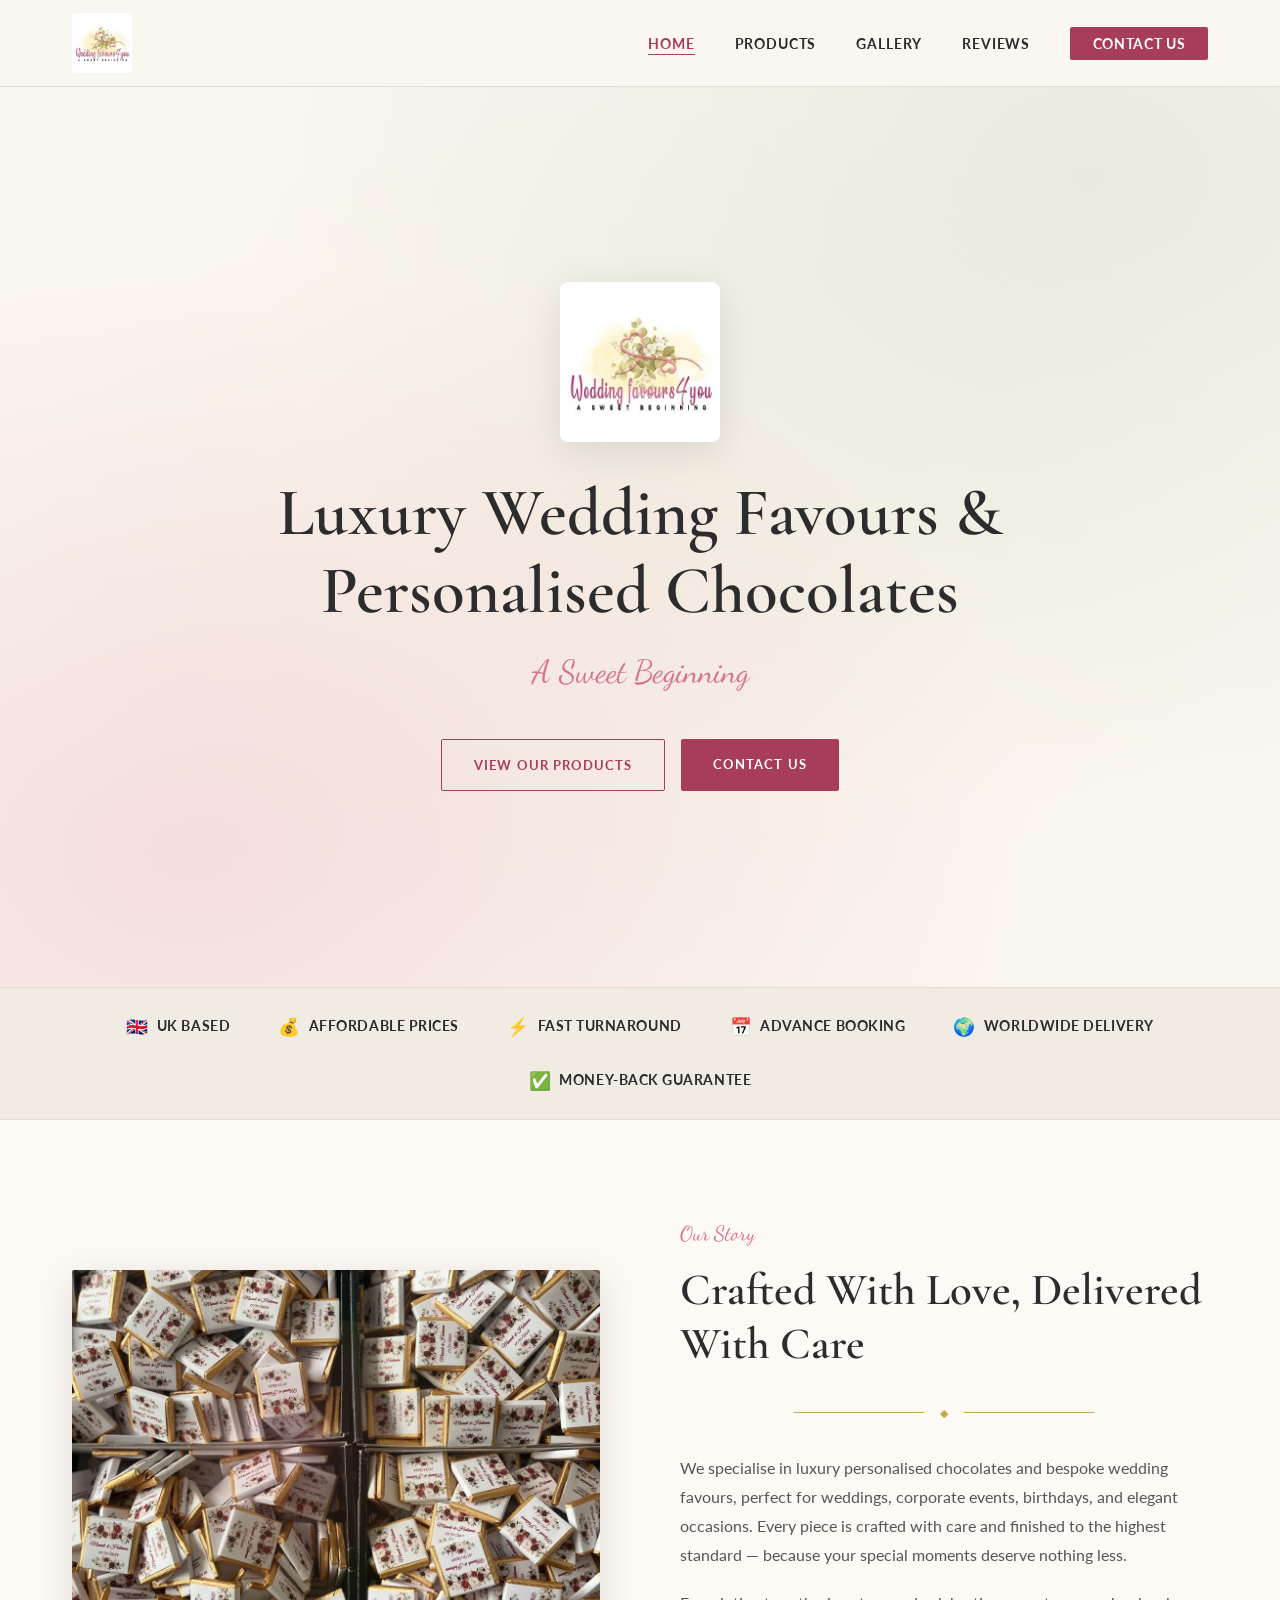
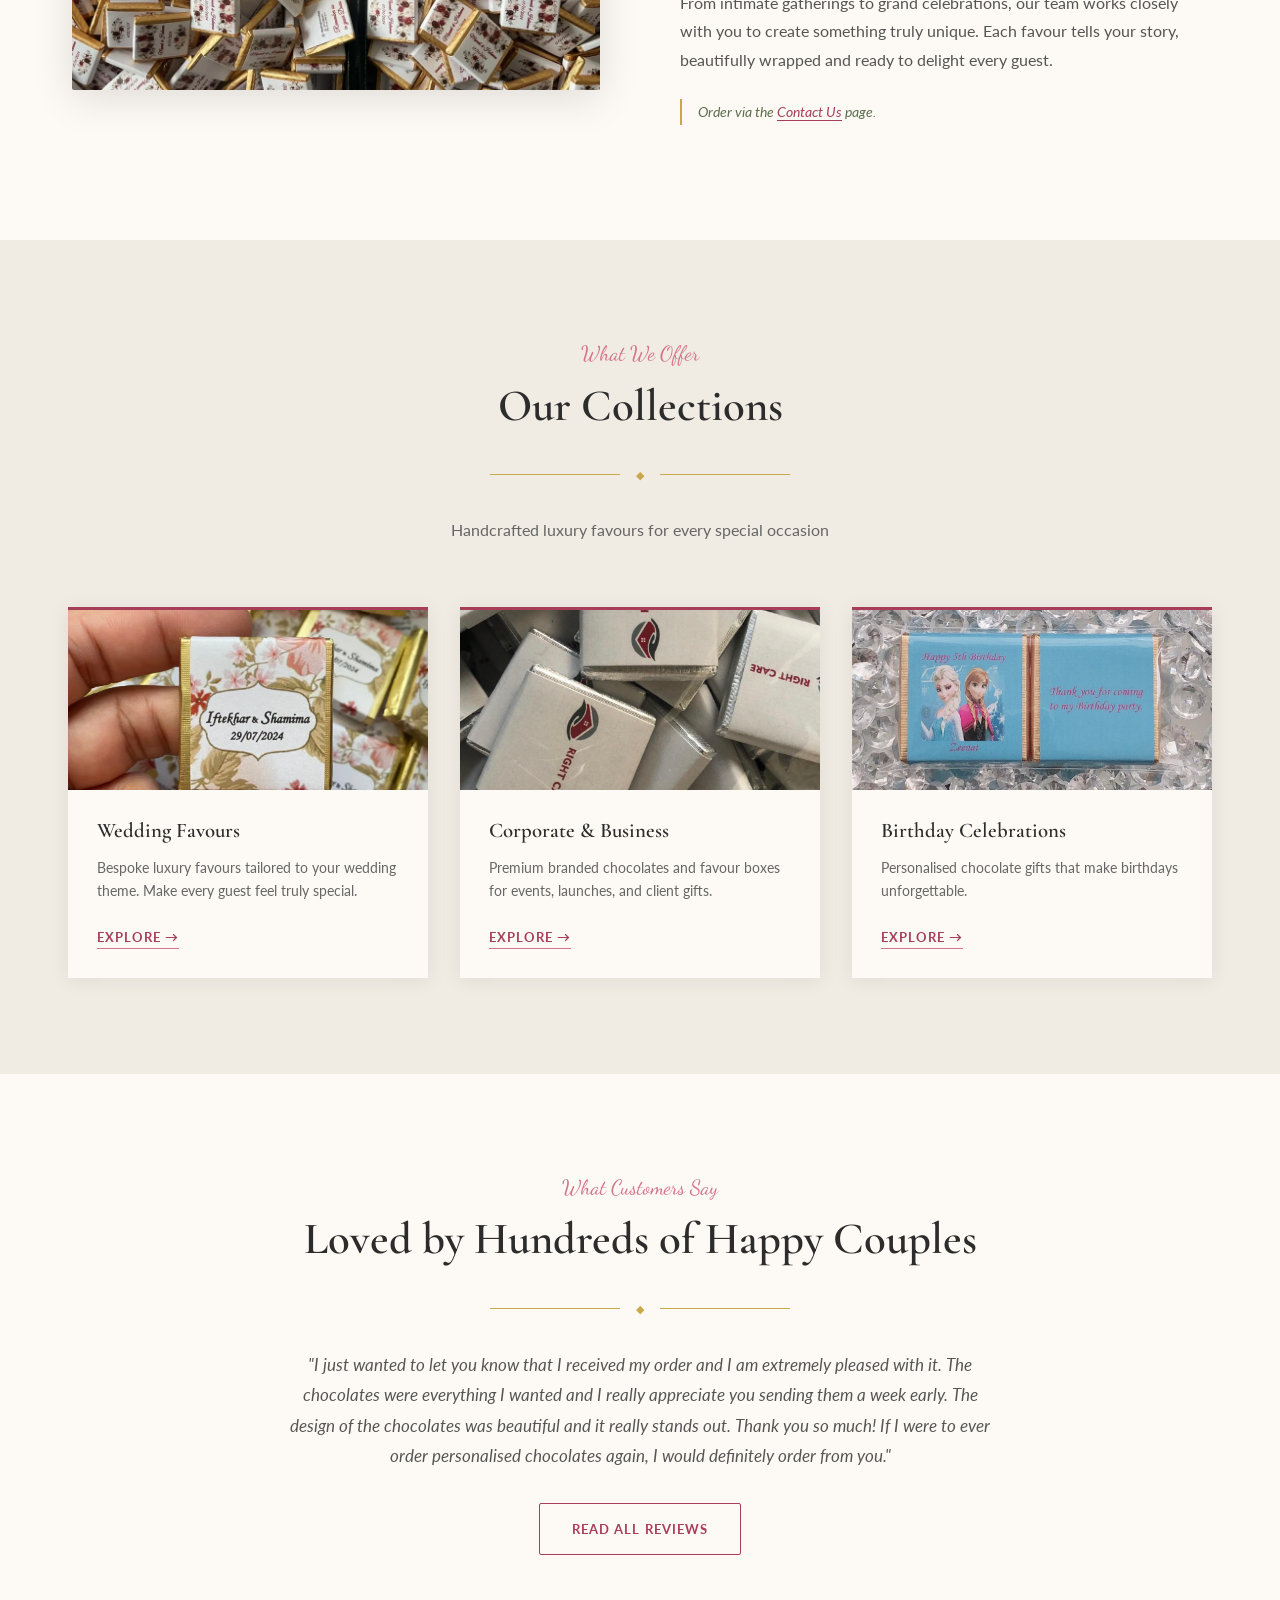
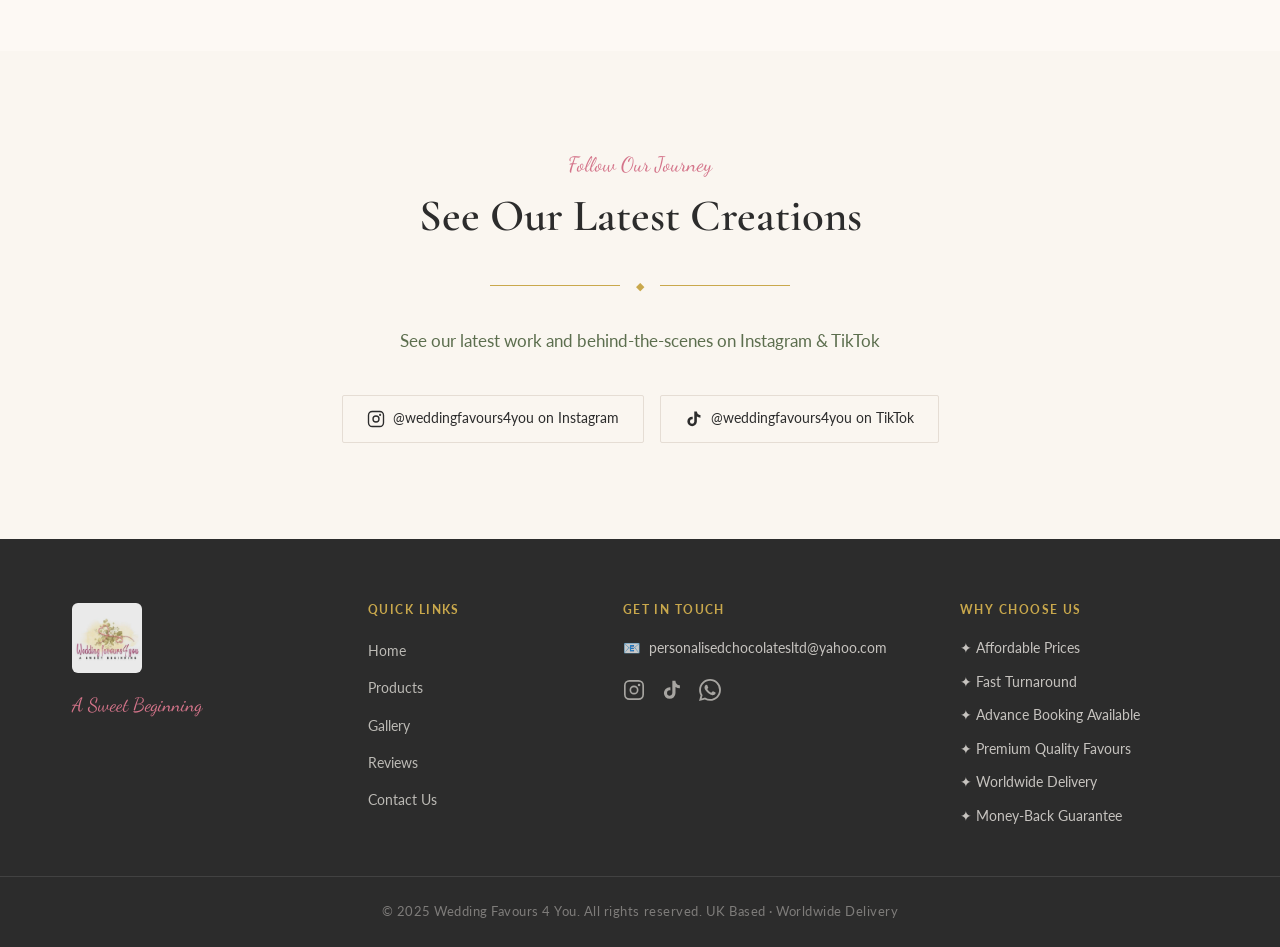
<file: index.html>
<!DOCTYPE html>
<html lang="en">
<head>
  <meta charset="UTF-8">
  <meta name="viewport" content="width=device-width, initial-scale=1.0">
  <title>Wedding Favours 4 You — Luxury Personalised Chocolates & Wedding Favours</title>
  <meta name="description" content="Luxury personalised wedding favours and bespoke chocolates for weddings, corporate events, birthdays and special occasions. UK based, worldwide delivery.">
  <link rel="icon" href="images/logo.jpg">
  <link href="https://fonts.googleapis.com/css2?family=Cormorant+Garamond:ital,wght@0,400;0,600;0,700;1,400&family=Dancing+Script:wght@600&family=Playfair+Display:ital@1&family=Lato:wght@300;400;700&display=swap" rel="stylesheet">
  <link rel="stylesheet" href="css/styles.css">
</head>
<body>

  <!-- Navigation -->
  <header class="site-header">
    <nav class="navbar">
      <a href="index.html" class="nav-logo">
        <img src="images/logo.jpg" alt="Wedding Favours 4 You">
      </a>
      <ul class="nav-links" id="navLinks">
        <li><a href="index.html">Home</a></li>
        <li><a href="products.html">Products</a></li>
        <li><a href="gallery.html">Gallery</a></li>
        <li><a href="reviews.html">Reviews</a></li>
        <li><a href="contact.html" class="nav-cta">Contact Us</a></li>
      </ul>
      <button class="hamburger" id="hamburger" aria-label="Toggle menu">
        <span></span><span></span><span></span>
      </button>
    </nav>
  </header>

  <!-- Hero -->
  <section class="hero">
    <div class="hero-content">
      <img src="images/logo.jpg" alt="Wedding Favours 4 You" class="hero-logo">
      <h1>Luxury Wedding Favours &amp; Personalised Chocolates</h1>
      <span class="hero-tagline">A Sweet Beginning</span>
      <div class="hero-cta">
        <a href="products.html" class="btn-outline">View Our Products</a>
        <a href="contact.html" class="btn-primary">Contact Us</a>
      </div>
    </div>
  </section>

  <!-- Trust Bar -->
  <div class="trust-bar">
    <div class="trust-bar-inner">
      <div class="trust-item"><span class="icon">🇬🇧</span> UK Based</div>
      <div class="trust-item"><span class="icon">💰</span> Affordable Prices</div>
      <div class="trust-item"><span class="icon">⚡</span> Fast Turnaround</div>
      <div class="trust-item"><span class="icon">📅</span> Advance Booking</div>
      <div class="trust-item"><span class="icon">🌍</span> Worldwide Delivery</div>
      <div class="trust-item"><span class="icon">✅</span> Money-Back Guarantee</div>
    </div>
  </div>

  <!-- About -->
  <section>
    <div class="about-section">
      <div class="about-grid">
        <div class="about-art animate-on-scroll">
          <img src="images/weddings/wedding3.jpg" alt="Our handcrafted wedding favours" class="about-real-img">
        </div>
        <div class="about-text animate-on-scroll">
          <span class="section-label">Our Story</span>
          <h2>Crafted With Love, Delivered With Care</h2>
          <div class="divider"><span class="divider-diamond">◆</span></div>
          <p>We specialise in luxury personalised chocolates and bespoke wedding favours, perfect for weddings, corporate events, birthdays, and elegant occasions. Every piece is crafted with care and finished to the highest standard — because your special moments deserve nothing less.</p>
          <p>From intimate gatherings to grand celebrations, our team works closely with you to create something truly unique. Each favour tells your story, beautifully wrapped and ready to delight every guest.</p>
          <p class="order-note">Order via the <a href="contact.html" style="color: var(--deep-rose); text-decoration: underline; text-underline-offset: 3px;">Contact Us</a> page.</p>
        </div>
      </div>
    </div>
  </section>

  <!-- Product Categories -->
  <section class="categories-section">
    <div class="section-header animate-on-scroll">
      <span class="section-label">What We Offer</span>
      <h2>Our Collections</h2>
      <div class="divider"><span class="divider-diamond">◆</span></div>
      <p style="color:#666; font-size:1rem; margin-top:1rem;">Handcrafted luxury favours for every special occasion</p>
    </div>
    <div class="categories-grid">
      <div class="category-card animate-on-scroll">
        <div class="category-image"><img src="images/weddings/wedding1.jpg" alt="Wedding Favours" loading="lazy"></div>
        <div class="category-body">
          <h3>Wedding Favours</h3>
          <p>Bespoke luxury favours tailored to your wedding theme. Make every guest feel truly special.</p>
          <a href="products.html#wedding" class="category-link">Explore &rarr;</a>
        </div>
      </div>
      <div class="category-card animate-on-scroll">
        <div class="category-image"><img src="images/corporate/corporate1.jpg" alt="Corporate Chocolates" loading="lazy"></div>
        <div class="category-body">
          <h3>Corporate &amp; Business</h3>
          <p>Premium branded chocolates and favour boxes for events, launches, and client gifts.</p>
          <a href="products.html#corporate" class="category-link">Explore &rarr;</a>
        </div>
      </div>
      <div class="category-card animate-on-scroll">
        <div class="category-image"><img src="images/birthdays/birthday1.jpg" alt="Birthday Chocolates" loading="lazy"></div>
        <div class="category-body">
          <h3>Birthday Celebrations</h3>
          <p>Personalised chocolate gifts that make birthdays unforgettable.</p>
          <a href="products.html#birthdays" class="category-link">Explore &rarr;</a>
        </div>
      </div>
    </div>
  </section>

  <!-- Reviews Teaser -->
  <section style="padding: 6rem 2rem; background: var(--warm-white); text-align: center;">
    <div style="max-width: 700px; margin: 0 auto;" class="animate-on-scroll">
      <span class="section-label">What Customers Say</span>
      <h2>Loved by Hundreds of Happy Couples</h2>
      <div class="divider"><span class="divider-diamond">◆</span></div>
      <p style="color: #555; font-style: italic; font-size: 1.05rem; line-height: 1.8; margin-bottom: 2rem;">"I just wanted to let you know that I received my order and I am extremely pleased with it. The chocolates were everything I wanted and I really appreciate you sending them a week early. The design of the chocolates was beautiful and it really stands out. Thank you so much! If I were to ever order personalised chocolates again, I would definitely order from you."</p>
      <a href="reviews.html" class="btn-outline">Read All Reviews</a>
    </div>
  </section>

  <!-- Instagram CTA -->
  <section class="insta-cta animate-on-scroll">
    <span class="section-label">Follow Our Journey</span>
    <h2>See Our Latest Creations</h2>
    <div class="divider"><span class="divider-diamond">◆</span></div>
    <p>See our latest work and behind-the-scenes on Instagram &amp; TikTok</p>
    <div class="social-buttons">
      <a href="https://www.instagram.com/weddingfavours4you" target="_blank" rel="noopener" class="btn-social">
        <svg xmlns="http://www.w3.org/2000/svg" width="18" height="18" viewBox="0 0 24 24" fill="none" stroke="currentColor" stroke-width="1.8" stroke-linecap="round" stroke-linejoin="round"><rect x="2" y="2" width="20" height="20" rx="5" ry="5"/><circle cx="12" cy="12" r="4"/><circle cx="17.5" cy="6.5" r="0.5" fill="currentColor"/></svg>
        @weddingfavours4you on Instagram
      </a>
      <a href="https://www.tiktok.com/@weddingfavours4you" target="_blank" rel="noopener" class="btn-social">
        <svg xmlns="http://www.w3.org/2000/svg" width="18" height="18" viewBox="0 0 24 24" fill="currentColor"><path d="M19.59 6.69a4.83 4.83 0 0 1-3.77-4.25V2h-3.45v13.67a2.89 2.89 0 0 1-2.88 2.5 2.89 2.89 0 0 1-2.89-2.89 2.89 2.89 0 0 1 2.89-2.89c.28 0 .54.04.79.1V9.01a6.3 6.3 0 0 0-.79-.05 6.34 6.34 0 0 0-6.34 6.34 6.34 6.34 0 0 0 6.34 6.34 6.34 6.34 0 0 0 6.33-6.34V8.69a8.18 8.18 0 0 0 4.78 1.52V6.75a4.85 4.85 0 0 1-1.01-.06z"/></svg>
        @weddingfavours4you on TikTok
      </a>
    </div>
  </section>

  <!-- Footer -->
  <footer class="site-footer">
    <div class="footer-inner">
      <div class="footer-brand">
        <img src="images/logo.jpg" alt="Wedding Favours 4 You" class="footer-logo">
        <p class="footer-tagline">A Sweet Beginning</p>
      </div>
      <div class="footer-links">
        <h4>Quick Links</h4>
        <ul>
          <li><a href="index.html">Home</a></li>
          <li><a href="products.html">Products</a></li>
          <li><a href="gallery.html">Gallery</a></li>
          <li><a href="reviews.html">Reviews</a></li>
          <li><a href="contact.html">Contact Us</a></li>
        </ul>
      </div>
      <div class="footer-contact">
        <h4>Get in Touch</h4>
        <p>📧 <a href="mailto:personalisedchocolatesltd@yahoo.com">personalisedchocolatesltd@yahoo.com</a></p>
        <div class="footer-socials">
          <a href="https://www.instagram.com/weddingfavours4you" target="_blank" rel="noopener" aria-label="Instagram">
            <svg xmlns="http://www.w3.org/2000/svg" width="22" height="22" viewBox="0 0 24 24" fill="none" stroke="currentColor" stroke-width="1.8" stroke-linecap="round" stroke-linejoin="round"><rect x="2" y="2" width="20" height="20" rx="5" ry="5"/><circle cx="12" cy="12" r="4"/><circle cx="17.5" cy="6.5" r="0.5" fill="currentColor"/></svg>
          </a>
          <a href="https://www.tiktok.com/@weddingfavours4you" target="_blank" rel="noopener" aria-label="TikTok">
            <svg xmlns="http://www.w3.org/2000/svg" width="22" height="22" viewBox="0 0 24 24" fill="currentColor"><path d="M19.59 6.69a4.83 4.83 0 0 1-3.77-4.25V2h-3.45v13.67a2.89 2.89 0 0 1-2.88 2.5 2.89 2.89 0 0 1-2.89-2.89 2.89 2.89 0 0 1 2.89-2.89c.28 0 .54.04.79.1V9.01a6.3 6.3 0 0 0-.79-.05 6.34 6.34 0 0 0-6.34 6.34 6.34 6.34 0 0 0 6.34 6.34 6.34 6.34 0 0 0 6.33-6.34V8.69a8.18 8.18 0 0 0 4.78 1.52V6.75a4.85 4.85 0 0 1-1.01-.06z"/></svg>
          </a>
          <a href="https://wa.me/447737881671" target="_blank" rel="noopener" aria-label="WhatsApp">
            <svg xmlns="http://www.w3.org/2000/svg" width="22" height="22" viewBox="0 0 24 24" fill="currentColor"><path d="M17.472 14.382c-.297-.149-1.758-.867-2.03-.967-.273-.099-.471-.148-.67.15-.197.297-.767.966-.94 1.164-.173.199-.347.223-.644.075-.297-.15-1.255-.463-2.39-1.475-.883-.788-1.48-1.761-1.653-2.059-.173-.297-.018-.458.13-.606.134-.133.298-.347.446-.52.149-.174.198-.298.298-.497.099-.198.05-.371-.025-.52-.075-.149-.669-1.612-.916-2.207-.242-.579-.487-.5-.669-.51-.173-.008-.371-.01-.57-.01-.198 0-.52.074-.792.372-.272.297-1.04 1.016-1.04 2.479 0 1.462 1.065 2.875 1.213 3.074.149.198 2.096 3.2 5.077 4.487.709.306 1.262.489 1.694.625.712.227 1.36.195 1.871.118.571-.085 1.758-.719 2.006-1.413.248-.694.248-1.289.173-1.413-.074-.124-.272-.198-.57-.347m-5.421 7.403h-.004a9.87 9.87 0 0 1-5.031-1.378l-.361-.214-3.741.982.998-3.648-.235-.374a9.86 9.86 0 0 1-1.51-5.26c.001-5.45 4.436-9.884 9.888-9.884 2.64 0 5.122 1.03 6.988 2.898a9.825 9.825 0 0 1 2.893 6.994c-.003 5.45-4.437 9.884-9.885 9.884m8.413-18.297A11.815 11.815 0 0 0 12.05 0C5.495 0 .16 5.335.157 11.892c0 2.096.547 4.142 1.588 5.945L.057 24l6.305-1.654a11.882 11.882 0 0 0 5.683 1.448h.005c6.554 0 11.89-5.335 11.893-11.893a11.821 11.821 0 0 0-3.48-8.413z"/></svg>
          </a>
        </div>
      </div>
      <div class="footer-trust">
        <h4>Why Choose Us</h4>
        <ul>
          <li>✦ Affordable Prices</li>
          <li>✦ Fast Turnaround</li>
          <li>✦ Advance Booking Available</li>
          <li>✦ Premium Quality Favours</li>
          <li>✦ Worldwide Delivery</li>
          <li>✦ Money-Back Guarantee</li>
        </ul>
      </div>
    </div>
    <div class="footer-bottom">
      <p>&copy; 2025 Wedding Favours 4 You. All rights reserved. UK Based &middot; Worldwide Delivery</p>
    </div>
  </footer>

  <script src="js/main.js"></script>
</body>
</html>
</file>
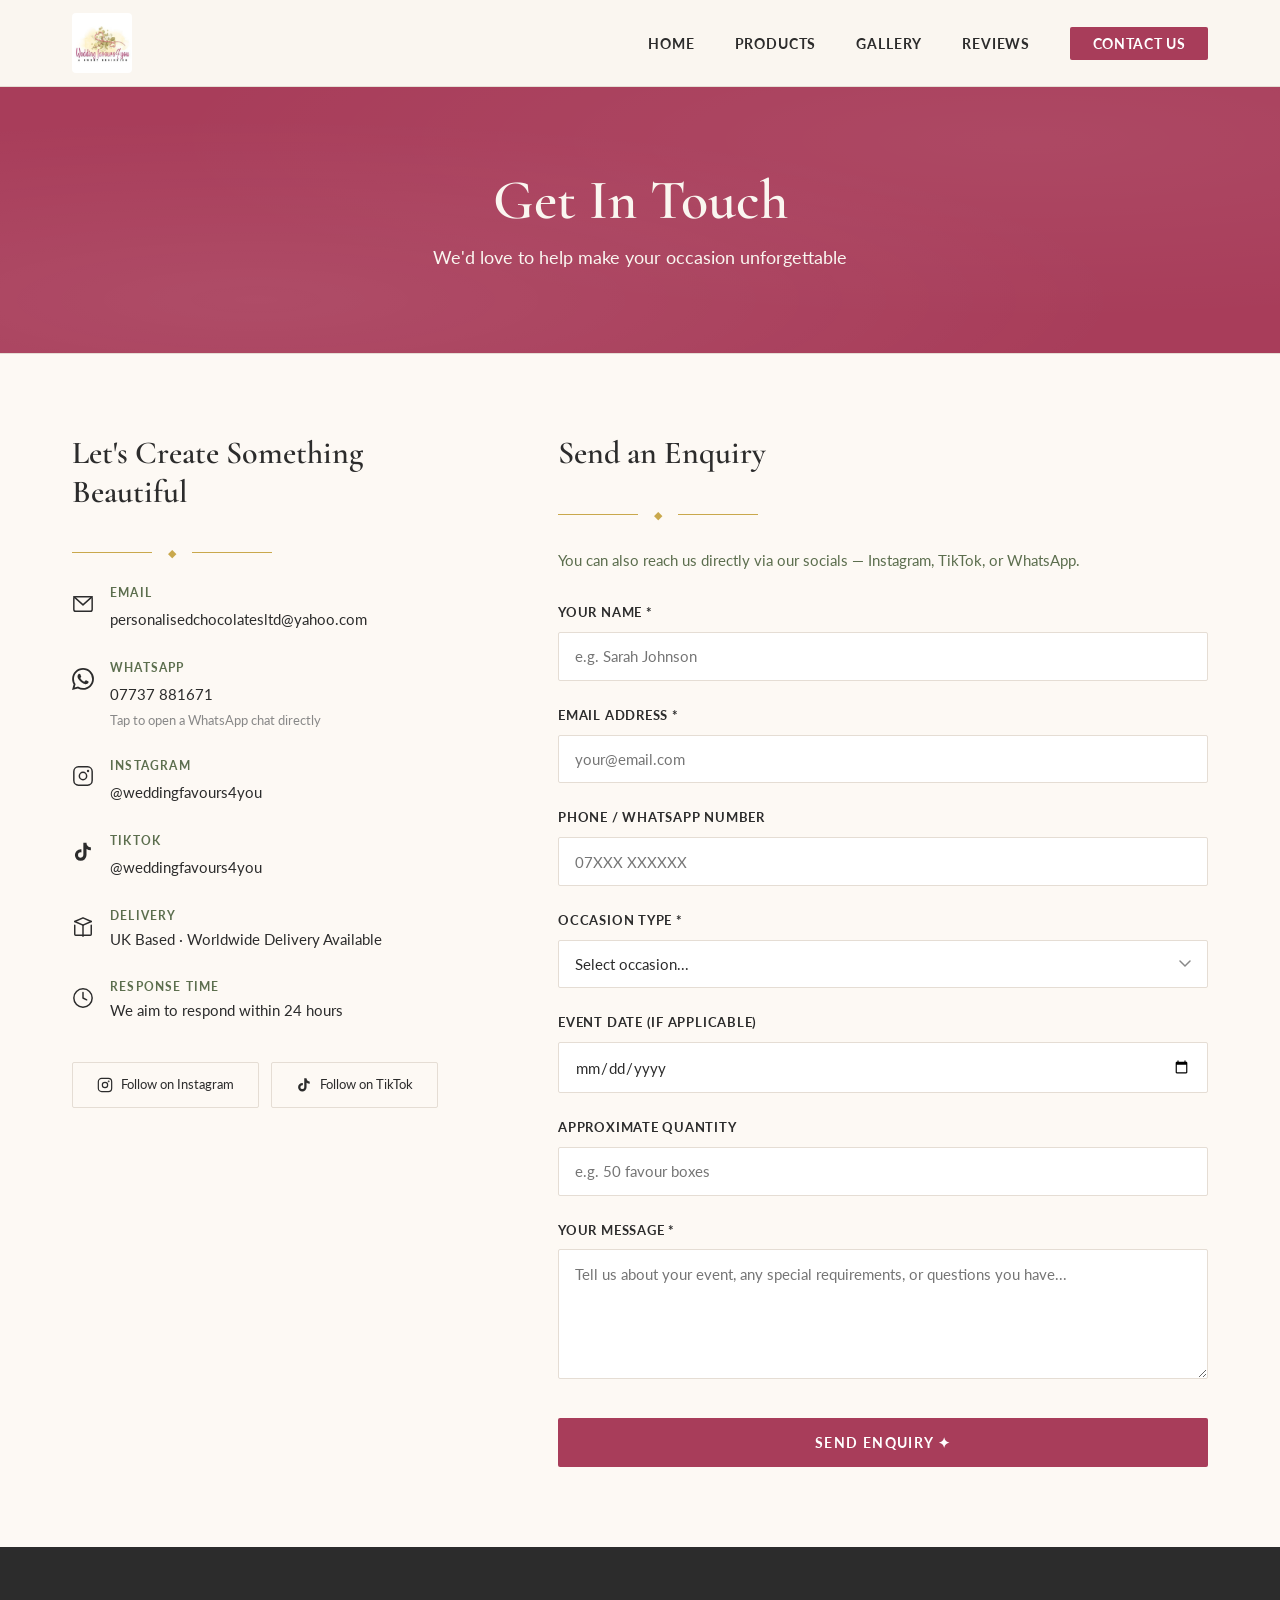
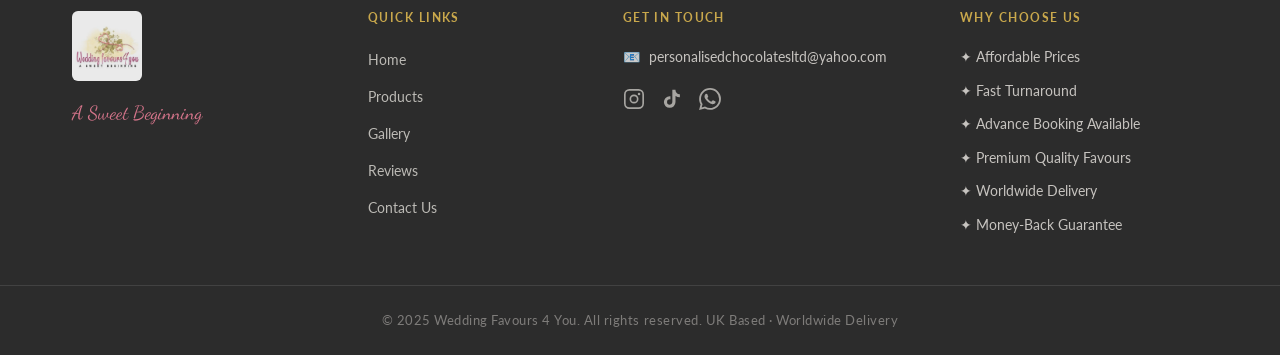
<file: contact.html>
<!DOCTYPE html>
<html lang="en">
<head>
  <meta charset="UTF-8">
  <meta name="viewport" content="width=device-width, initial-scale=1.0">
  <title>Contact Us — Wedding Favours 4 You</title>
  <meta name="description" content="Get in touch with Wedding Favours 4 You — enquire about personalised chocolates, wedding favours, gift sets, and corporate orders.">
  <link rel="icon" href="images/logo.jpg">
  <link href="https://fonts.googleapis.com/css2?family=Cormorant+Garamond:ital,wght@0,400;0,600;0,700;1,400&family=Dancing+Script:wght@600&family=Playfair+Display:ital@1&family=Lato:wght@300;400;700&display=swap" rel="stylesheet">
  <link rel="stylesheet" href="css/styles.css">
</head>
<body>

  <!-- Navigation -->
  <header class="site-header">
    <nav class="navbar">
      <a href="index.html" class="nav-logo">
        <img src="images/logo.jpg" alt="Wedding Favours 4 You">
      </a>
      <ul class="nav-links" id="navLinks">
        <li><a href="index.html">Home</a></li>
        <li><a href="products.html">Products</a></li>
        <li><a href="gallery.html">Gallery</a></li>
        <li><a href="reviews.html">Reviews</a></li>
        <li><a href="contact.html" class="nav-cta">Contact Us</a></li>
      </ul>
      <button class="hamburger" id="hamburger" aria-label="Toggle menu">
        <span></span><span></span><span></span>
      </button>
    </nav>
  </header>

  <!-- Page Hero -->
  <div class="page-hero dark-hero">
    <h1>Get In Touch</h1>
    <p>We'd love to help make your occasion unforgettable</p>
  </div>

  <!-- Contact Section -->
  <section class="contact-section">
    <div class="contact-grid">

      <!-- Left: Contact Info -->
      <div class="contact-info animate-on-scroll">
        <h2>Let's Create Something Beautiful</h2>
        <div class="divider" style="margin: 1.5rem 0; max-width:200px;"><span class="divider-diamond">◆</span></div>

        <div class="contact-detail">
          <div class="contact-item">
            <span class="contact-icon"><svg xmlns="http://www.w3.org/2000/svg" width="22" height="22" viewBox="0 0 24 24" fill="none" stroke="currentColor" stroke-width="1.6" stroke-linecap="round" stroke-linejoin="round"><rect x="2" y="4" width="20" height="16" rx="2"/><polyline points="2,4 12,13 22,4"/></svg></span>
            <div class="contact-item-text">
              <h4>Email</h4>
              <a href="mailto:personalisedchocolatesltd@yahoo.com">personalisedchocolatesltd@yahoo.com</a>
            </div>
          </div>

          <div class="contact-item">
            <span class="contact-icon"><svg xmlns="http://www.w3.org/2000/svg" width="22" height="22" viewBox="0 0 24 24" fill="currentColor"><path d="M17.472 14.382c-.297-.149-1.758-.867-2.03-.967-.273-.099-.471-.148-.67.15-.197.297-.767.966-.94 1.164-.173.199-.347.223-.644.075-.297-.15-1.255-.463-2.39-1.475-.883-.788-1.48-1.761-1.653-2.059-.173-.297-.018-.458.13-.606.134-.133.298-.347.446-.52.149-.174.198-.298.298-.497.099-.198.05-.371-.025-.52-.075-.149-.669-1.612-.916-2.207-.242-.579-.487-.5-.669-.51-.173-.008-.371-.01-.57-.01-.198 0-.52.074-.792.372-.272.297-1.04 1.016-1.04 2.479 0 1.462 1.065 2.875 1.213 3.074.149.198 2.096 3.2 5.077 4.487.709.306 1.262.489 1.694.625.712.227 1.36.195 1.871.118.571-.085 1.758-.719 2.006-1.413.248-.694.248-1.289.173-1.413-.074-.124-.272-.198-.57-.347m-5.421 7.403h-.004a9.87 9.87 0 0 1-5.031-1.378l-.361-.214-3.741.982.998-3.648-.235-.374a9.86 9.86 0 0 1-1.51-5.26c.001-5.45 4.436-9.884 9.888-9.884 2.64 0 5.122 1.03 6.988 2.898a9.825 9.825 0 0 1 2.893 6.994c-.003 5.45-4.437 9.884-9.885 9.884m8.413-18.297A11.815 11.815 0 0 0 12.05 0C5.495 0 .16 5.335.157 11.892c0 2.096.547 4.142 1.588 5.945L.057 24l6.305-1.654a11.882 11.882 0 0 0 5.683 1.448h.005c6.554 0 11.89-5.335 11.893-11.893a11.821 11.821 0 0 0-3.48-8.413z"/></svg></span>
            <div class="contact-item-text">
              <h4>WhatsApp</h4>
              <a href="https://wa.me/447737881671">07737 881671</a>
              <p class="sub-note">Tap to open a WhatsApp chat directly</p>
            </div>
          </div>

          <div class="contact-item">
            <span class="contact-icon"><svg xmlns="http://www.w3.org/2000/svg" width="22" height="22" viewBox="0 0 24 24" fill="none" stroke="currentColor" stroke-width="1.6" stroke-linecap="round" stroke-linejoin="round"><rect x="2" y="2" width="20" height="20" rx="5" ry="5"/><circle cx="12" cy="12" r="4"/><circle cx="17.5" cy="6.5" r="0.5" fill="currentColor"/></svg></span>
            <div class="contact-item-text">
              <h4>Instagram</h4>
              <a href="https://www.instagram.com/weddingfavours4you" target="_blank" rel="noopener">@weddingfavours4you</a>
            </div>
          </div>

          <div class="contact-item">
            <span class="contact-icon"><svg xmlns="http://www.w3.org/2000/svg" width="22" height="22" viewBox="0 0 24 24" fill="currentColor"><path d="M19.59 6.69a4.83 4.83 0 0 1-3.77-4.25V2h-3.45v13.67a2.89 2.89 0 0 1-2.88 2.5 2.89 2.89 0 0 1-2.89-2.89 2.89 2.89 0 0 1 2.89-2.89c.28 0 .54.04.79.1V9.01a6.3 6.3 0 0 0-.79-.05 6.34 6.34 0 0 0-6.34 6.34 6.34 6.34 0 0 0 6.34 6.34 6.34 6.34 0 0 0 6.33-6.34V8.69a8.18 8.18 0 0 0 4.78 1.52V6.75a4.85 4.85 0 0 1-1.01-.06z"/></svg></span>
            <div class="contact-item-text">
              <h4>TikTok</h4>
              <a href="https://www.tiktok.com/@weddingfavours4you" target="_blank" rel="noopener">@weddingfavours4you</a>
            </div>
          </div>

          <div class="contact-item">
            <span class="contact-icon"><svg xmlns="http://www.w3.org/2000/svg" width="22" height="22" viewBox="0 0 24 24" fill="none" stroke="currentColor" stroke-width="1.6" stroke-linecap="round" stroke-linejoin="round"><path d="M21 10V20a1 1 0 0 1-1 1H4a1 1 0 0 1-1-1V10"/><polyline points="3 6 12 2 21 6"/><polyline points="3 6 12 10 21 6"/><line x1="12" y1="22" x2="12" y2="10"/></svg></span>
            <div class="contact-item-text">
              <h4>Delivery</h4>
              <p>UK Based &middot; Worldwide Delivery Available</p>
            </div>
          </div>

          <div class="contact-item">
            <span class="contact-icon"><svg xmlns="http://www.w3.org/2000/svg" width="22" height="22" viewBox="0 0 24 24" fill="none" stroke="currentColor" stroke-width="1.6" stroke-linecap="round" stroke-linejoin="round"><circle cx="12" cy="12" r="10"/><polyline points="12 6 12 12 16 14"/></svg></span>
            <div class="contact-item-text">
              <h4>Response Time</h4>
              <p>We aim to respond within 24 hours</p>
            </div>
          </div>
        </div>

        <div style="display:flex; gap:0.75rem; margin-top: 0.5rem; flex-wrap:wrap;">
          <a href="https://www.instagram.com/weddingfavours4you" target="_blank" rel="noopener" class="btn-social" style="font-size:0.8rem;">
            <svg xmlns="http://www.w3.org/2000/svg" width="16" height="16" viewBox="0 0 24 24" fill="none" stroke="currentColor" stroke-width="1.8" stroke-linecap="round" stroke-linejoin="round"><rect x="2" y="2" width="20" height="20" rx="5" ry="5"/><circle cx="12" cy="12" r="4"/><circle cx="17.5" cy="6.5" r="0.5" fill="currentColor"/></svg>
            Follow on Instagram
          </a>
          <a href="https://www.tiktok.com/@weddingfavours4you" target="_blank" rel="noopener" class="btn-social" style="font-size:0.8rem;">
            <svg xmlns="http://www.w3.org/2000/svg" width="16" height="16" viewBox="0 0 24 24" fill="currentColor"><path d="M19.59 6.69a4.83 4.83 0 0 1-3.77-4.25V2h-3.45v13.67a2.89 2.89 0 0 1-2.88 2.5 2.89 2.89 0 0 1-2.89-2.89 2.89 2.89 0 0 1 2.89-2.89c.28 0 .54.04.79.1V9.01a6.3 6.3 0 0 0-.79-.05 6.34 6.34 0 0 0-6.34 6.34 6.34 6.34 0 0 0 6.34 6.34 6.34 6.34 0 0 0 6.33-6.34V8.69a8.18 8.18 0 0 0 4.78 1.52V6.75a4.85 4.85 0 0 1-1.01-.06z"/></svg>
            Follow on TikTok
          </a>
        </div>
      </div>

      <!-- Right: Contact Form -->
      <div class="contact-form-wrapper animate-on-scroll">
        <h2>Send an Enquiry</h2>
        <div class="divider" style="margin: 1.5rem 0; max-width:200px;"><span class="divider-diamond">◆</span></div>
        <p style="color: var(--dark-sage); font-size: 0.95rem; margin-bottom: 1.8rem;">You can also reach us directly via our socials — Instagram, TikTok, or WhatsApp.</p>

        <form name="contact" method="POST" data-netlify="true" netlify-honeypot="bot-field" id="contactForm">
          <input type="hidden" name="form-name" value="contact">
          <p class="p-hidden"><label>Don't fill this out: <input name="bot-field"></label></p>

          <div class="form-group">
            <label for="name">Your Name *</label>
            <input type="text" id="name" name="name" required placeholder="e.g. Sarah Johnson">
          </div>

          <div class="form-group">
            <label for="email">Email Address *</label>
            <input type="email" id="email" name="email" required placeholder="your@email.com">
          </div>

          <div class="form-group">
            <label for="phone">Phone / WhatsApp Number</label>
            <input type="tel" id="phone" name="phone" placeholder="07XXX XXXXXX">
          </div>

          <div class="form-group">
            <label for="occasion">Occasion Type *</label>
            <select id="occasion" name="occasion" required>
              <option value="" disabled selected>Select occasion...</option>
              <option>Wedding Favours</option>
              <option>Elegant Gift Set</option>
              <option>Corporate / Business Promotion</option>
              <option>Birthday Celebration</option>
              <option>Other</option>
            </select>
          </div>

          <div class="form-group">
            <label for="date">Event Date (if applicable)</label>
            <input type="date" id="date" name="date">
          </div>

          <div class="form-group">
            <label for="quantity">Approximate Quantity</label>
            <input type="text" id="quantity" name="quantity" placeholder="e.g. 50 favour boxes">
          </div>

          <div class="form-group">
            <label for="message">Your Message *</label>
            <textarea id="message" name="message" rows="5" required placeholder="Tell us about your event, any special requirements, or questions you have..."></textarea>
          </div>

          <button type="submit" class="btn-submit">Send Enquiry ✦</button>
        </form>

        <div id="formSuccess" class="form-success" style="display:none;">
          <div class="success-icon">✦</div>
          <h3>Thank You!</h3>
          <p>Your enquiry has been sent. We'll be in touch within 24 hours.</p>
          <button onclick="resetForm()" class="btn-outline">Send Another Enquiry</button>
        </div>

      </div>
    </div>
  </section>

  <!-- Footer -->
  <footer class="site-footer">
    <div class="footer-inner">
      <div class="footer-brand">
        <img src="images/logo.jpg" alt="Wedding Favours 4 You" class="footer-logo">
        <p class="footer-tagline">A Sweet Beginning</p>
      </div>
      <div class="footer-links">
        <h4>Quick Links</h4>
        <ul>
          <li><a href="index.html">Home</a></li>
          <li><a href="products.html">Products</a></li>
          <li><a href="gallery.html">Gallery</a></li>
          <li><a href="reviews.html">Reviews</a></li>
          <li><a href="contact.html">Contact Us</a></li>
        </ul>
      </div>
      <div class="footer-contact">
        <h4>Get in Touch</h4>
        <p>📧 <a href="mailto:personalisedchocolatesltd@yahoo.com">personalisedchocolatesltd@yahoo.com</a></p>
        <div class="footer-socials">
          <a href="https://www.instagram.com/weddingfavours4you" target="_blank" rel="noopener" aria-label="Instagram">
            <svg xmlns="http://www.w3.org/2000/svg" width="22" height="22" viewBox="0 0 24 24" fill="none" stroke="currentColor" stroke-width="1.8" stroke-linecap="round" stroke-linejoin="round"><rect x="2" y="2" width="20" height="20" rx="5" ry="5"/><circle cx="12" cy="12" r="4"/><circle cx="17.5" cy="6.5" r="0.5" fill="currentColor"/></svg>
          </a>
          <a href="https://www.tiktok.com/@weddingfavours4you" target="_blank" rel="noopener" aria-label="TikTok">
            <svg xmlns="http://www.w3.org/2000/svg" width="22" height="22" viewBox="0 0 24 24" fill="currentColor"><path d="M19.59 6.69a4.83 4.83 0 0 1-3.77-4.25V2h-3.45v13.67a2.89 2.89 0 0 1-2.88 2.5 2.89 2.89 0 0 1-2.89-2.89 2.89 2.89 0 0 1 2.89-2.89c.28 0 .54.04.79.1V9.01a6.3 6.3 0 0 0-.79-.05 6.34 6.34 0 0 0-6.34 6.34 6.34 6.34 0 0 0 6.34 6.34 6.34 6.34 0 0 0 6.33-6.34V8.69a8.18 8.18 0 0 0 4.78 1.52V6.75a4.85 4.85 0 0 1-1.01-.06z"/></svg>
          </a>
          <a href="https://wa.me/447737881671" target="_blank" rel="noopener" aria-label="WhatsApp">
            <svg xmlns="http://www.w3.org/2000/svg" width="22" height="22" viewBox="0 0 24 24" fill="currentColor"><path d="M17.472 14.382c-.297-.149-1.758-.867-2.03-.967-.273-.099-.471-.148-.67.15-.197.297-.767.966-.94 1.164-.173.199-.347.223-.644.075-.297-.15-1.255-.463-2.39-1.475-.883-.788-1.48-1.761-1.653-2.059-.173-.297-.018-.458.13-.606.134-.133.298-.347.446-.52.149-.174.198-.298.298-.497.099-.198.05-.371-.025-.52-.075-.149-.669-1.612-.916-2.207-.242-.579-.487-.5-.669-.51-.173-.008-.371-.01-.57-.01-.198 0-.52.074-.792.372-.272.297-1.04 1.016-1.04 2.479 0 1.462 1.065 2.875 1.213 3.074.149.198 2.096 3.2 5.077 4.487.709.306 1.262.489 1.694.625.712.227 1.36.195 1.871.118.571-.085 1.758-.719 2.006-1.413.248-.694.248-1.289.173-1.413-.074-.124-.272-.198-.57-.347m-5.421 7.403h-.004a9.87 9.87 0 0 1-5.031-1.378l-.361-.214-3.741.982.998-3.648-.235-.374a9.86 9.86 0 0 1-1.51-5.26c.001-5.45 4.436-9.884 9.888-9.884 2.64 0 5.122 1.03 6.988 2.898a9.825 9.825 0 0 1 2.893 6.994c-.003 5.45-4.437 9.884-9.885 9.884m8.413-18.297A11.815 11.815 0 0 0 12.05 0C5.495 0 .16 5.335.157 11.892c0 2.096.547 4.142 1.588 5.945L.057 24l6.305-1.654a11.882 11.882 0 0 0 5.683 1.448h.005c6.554 0 11.89-5.335 11.893-11.893a11.821 11.821 0 0 0-3.48-8.413z"/></svg>
          </a>
        </div>
      </div>
      <div class="footer-trust">
        <h4>Why Choose Us</h4>
        <ul>
          <li>✦ Affordable Prices</li>
          <li>✦ Fast Turnaround</li>
          <li>✦ Advance Booking Available</li>
          <li>✦ Premium Quality Favours</li>
          <li>✦ Worldwide Delivery</li>
          <li>✦ Money-Back Guarantee</li>
        </ul>
      </div>
    </div>
    <div class="footer-bottom">
      <p>&copy; 2025 Wedding Favours 4 You. All rights reserved. UK Based &middot; Worldwide Delivery</p>
    </div>
  </footer>

  <script src="js/main.js"></script>
</body>
</html>
</file>
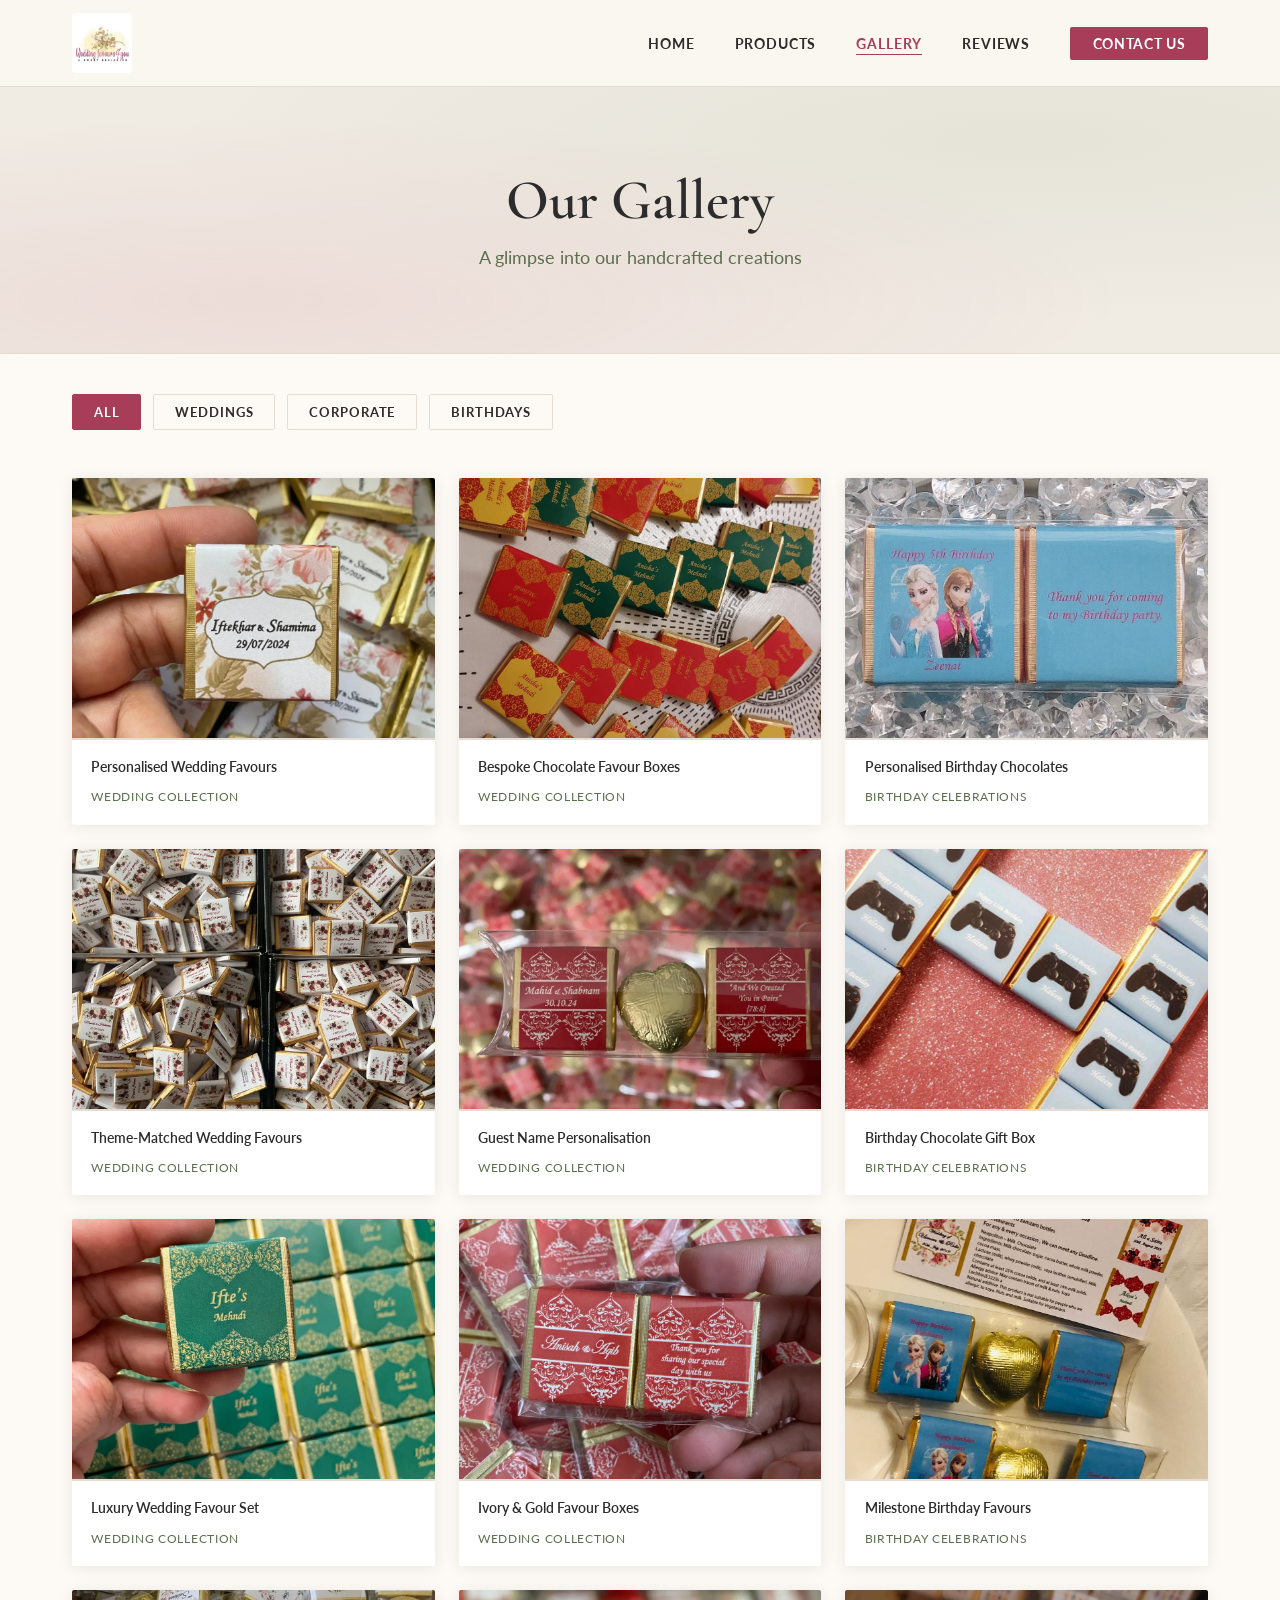
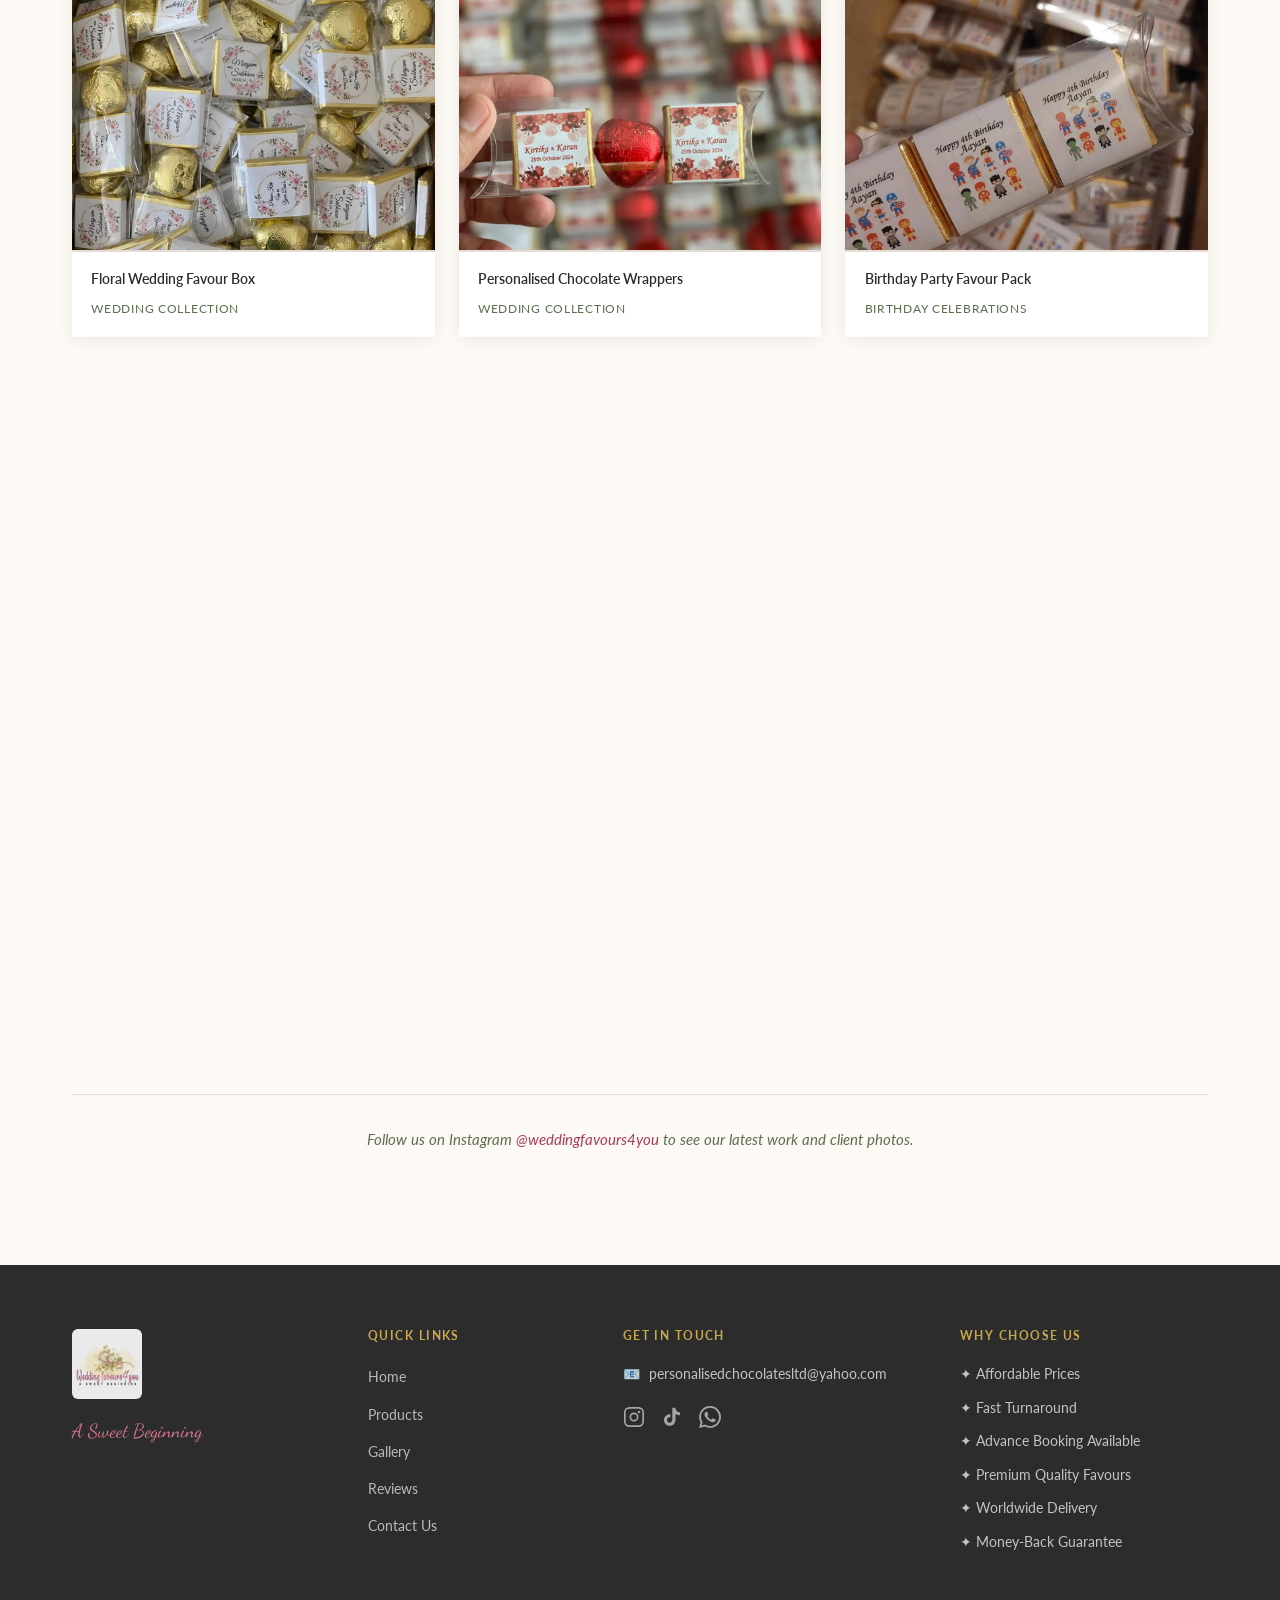
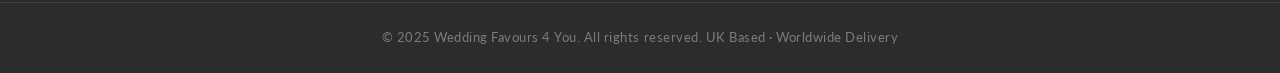
<file: gallery.html>
<!DOCTYPE html>
<html lang="en">
<head>
  <meta charset="UTF-8">
  <meta name="viewport" content="width=device-width, initial-scale=1.0">
  <title>Gallery — Wedding Favours 4 You</title>
  <meta name="description" content="Browse our gallery of handcrafted wedding favours, personalised chocolates, and corporate chocolate creations.">
  <link rel="icon" href="images/logo.jpg">
  <link href="https://fonts.googleapis.com/css2?family=Cormorant+Garamond:ital,wght@0,400;0,600;0,700;1,400&family=Dancing+Script:wght@600&family=Playfair+Display:ital@1&family=Lato:wght@300;400;700&display=swap" rel="stylesheet">
  <link rel="stylesheet" href="css/styles.css">
</head>
<body>

  <!-- Navigation -->
  <header class="site-header">
    <nav class="navbar">
      <a href="index.html" class="nav-logo">
        <img src="images/logo.jpg" alt="Wedding Favours 4 You">
      </a>
      <ul class="nav-links" id="navLinks">
        <li><a href="index.html">Home</a></li>
        <li><a href="products.html">Products</a></li>
        <li><a href="gallery.html">Gallery</a></li>
        <li><a href="reviews.html">Reviews</a></li>
        <li><a href="contact.html" class="nav-cta">Contact Us</a></li>
      </ul>
      <button class="hamburger" id="hamburger" aria-label="Toggle menu">
        <span></span><span></span><span></span>
      </button>
    </nav>
  </header>

  <!-- Page Hero -->
  <div class="page-hero">
    <h1>Our Gallery</h1>
    <p>A glimpse into our handcrafted creations</p>
  </div>

  <!-- Gallery Filters -->
  <div class="gallery-filters">
    <button class="filter-btn active" data-filter="all">All</button>
    <button class="filter-btn" data-filter="weddings">Weddings</button>
    <button class="filter-btn" data-filter="corporate">Corporate</button>
    <button class="filter-btn" data-filter="birthdays">Birthdays</button>
  </div>

  <!-- Gallery Grid -->
  <div class="gallery-grid-wrapper">
    <div class="gallery-grid">

      <div class="gallery-card animate-on-scroll" data-category="weddings">
        <div class="gallery-card-image">
          <img src="images/weddings/wedding1.jpg" alt="Wedding Favour" loading="lazy">
          <div class="gallery-card-overlay"><span>Weddings</span></div>
        </div>
        <div class="gallery-card-caption">
          <p>Personalised Wedding Favours</p>
          <span>Wedding Collection</span>
        </div>
      </div>

      <div class="gallery-card animate-on-scroll" data-category="weddings">
        <div class="gallery-card-image">
          <img src="images/weddings/wedding2.jpg" alt="Wedding Favour" loading="lazy">
          <div class="gallery-card-overlay"><span>Weddings</span></div>
        </div>
        <div class="gallery-card-caption">
          <p>Bespoke Chocolate Favour Boxes</p>
          <span>Wedding Collection</span>
        </div>
      </div>

      <div class="gallery-card animate-on-scroll" data-category="birthdays">
        <div class="gallery-card-image">
          <img src="images/birthdays/birthday1.jpg" alt="Birthday Favour" loading="lazy">
          <div class="gallery-card-overlay"><span>Birthdays</span></div>
        </div>
        <div class="gallery-card-caption">
          <p>Personalised Birthday Chocolates</p>
          <span>Birthday Celebrations</span>
        </div>
      </div>

      <div class="gallery-card animate-on-scroll" data-category="weddings">
        <div class="gallery-card-image">
          <img src="images/weddings/wedding3.jpg" alt="Wedding Favour" loading="lazy">
          <div class="gallery-card-overlay"><span>Weddings</span></div>
        </div>
        <div class="gallery-card-caption">
          <p>Theme-Matched Wedding Favours</p>
          <span>Wedding Collection</span>
        </div>
      </div>

      <div class="gallery-card animate-on-scroll" data-category="weddings">
        <div class="gallery-card-image">
          <img src="images/weddings/wedding4.jpg" alt="Wedding Favour" loading="lazy">
          <div class="gallery-card-overlay"><span>Weddings</span></div>
        </div>
        <div class="gallery-card-caption">
          <p>Guest Name Personalisation</p>
          <span>Wedding Collection</span>
        </div>
      </div>

      <div class="gallery-card animate-on-scroll" data-category="birthdays">
        <div class="gallery-card-image">
          <img src="images/birthdays/birthday2.jpg" alt="Birthday Favour" loading="lazy">
          <div class="gallery-card-overlay"><span>Birthdays</span></div>
        </div>
        <div class="gallery-card-caption">
          <p>Birthday Chocolate Gift Box</p>
          <span>Birthday Celebrations</span>
        </div>
      </div>

      <div class="gallery-card animate-on-scroll" data-category="weddings">
        <div class="gallery-card-image">
          <img src="images/weddings/wedding5.jpg" alt="Wedding Favour" loading="lazy">
          <div class="gallery-card-overlay"><span>Weddings</span></div>
        </div>
        <div class="gallery-card-caption">
          <p>Luxury Wedding Favour Set</p>
          <span>Wedding Collection</span>
        </div>
      </div>

      <div class="gallery-card animate-on-scroll" data-category="weddings">
        <div class="gallery-card-image">
          <img src="images/weddings/wedding6.jpg" alt="Wedding Favour" loading="lazy">
          <div class="gallery-card-overlay"><span>Weddings</span></div>
        </div>
        <div class="gallery-card-caption">
          <p>Ivory &amp; Gold Favour Boxes</p>
          <span>Wedding Collection</span>
        </div>
      </div>

      <div class="gallery-card animate-on-scroll" data-category="birthdays">
        <div class="gallery-card-image">
          <img src="images/birthdays/birthday3.jpg" alt="Birthday Favour" loading="lazy">
          <div class="gallery-card-overlay"><span>Birthdays</span></div>
        </div>
        <div class="gallery-card-caption">
          <p>Milestone Birthday Favours</p>
          <span>Birthday Celebrations</span>
        </div>
      </div>

      <div class="gallery-card animate-on-scroll" data-category="weddings">
        <div class="gallery-card-image">
          <img src="images/weddings/wedding7.jpg" alt="Wedding Favour" loading="lazy">
          <div class="gallery-card-overlay"><span>Weddings</span></div>
        </div>
        <div class="gallery-card-caption">
          <p>Floral Wedding Favour Box</p>
          <span>Wedding Collection</span>
        </div>
      </div>

      <div class="gallery-card animate-on-scroll" data-category="weddings">
        <div class="gallery-card-image">
          <img src="images/weddings/wedding8.jpg" alt="Wedding Favour" loading="lazy">
          <div class="gallery-card-overlay"><span>Weddings</span></div>
        </div>
        <div class="gallery-card-caption">
          <p>Personalised Chocolate Wrappers</p>
          <span>Wedding Collection</span>
        </div>
      </div>

      <div class="gallery-card animate-on-scroll" data-category="birthdays">
        <div class="gallery-card-image">
          <img src="images/birthdays/birthday4.jpg" alt="Birthday Favour" loading="lazy">
          <div class="gallery-card-overlay"><span>Birthdays</span></div>
        </div>
        <div class="gallery-card-caption">
          <p>Birthday Party Favour Pack</p>
          <span>Birthday Celebrations</span>
        </div>
      </div>

      <div class="gallery-card animate-on-scroll" data-category="weddings">
        <div class="gallery-card-image">
          <img src="images/weddings/wedding9.jpg" alt="Wedding Favour" loading="lazy">
          <div class="gallery-card-overlay"><span>Weddings</span></div>
        </div>
        <div class="gallery-card-caption">
          <p>Elegant Table Favour Display</p>
          <span>Wedding Collection</span>
        </div>
      </div>

      <div class="gallery-card animate-on-scroll" data-category="birthdays">
        <div class="gallery-card-image">
          <img src="images/birthdays/birthday7.jpg" alt="Birthday Favour" loading="lazy">
          <div class="gallery-card-overlay"><span>Birthdays</span></div>
        </div>
        <div class="gallery-card-caption">
          <p>Custom Birthday Favours</p>
          <span>Birthday Celebrations</span>
        </div>
      </div>

      <div class="gallery-card animate-on-scroll" data-category="birthdays">
        <div class="gallery-card-image">
          <img src="images/birthdays/birthday8.jpg" alt="Birthday Favour" loading="lazy">
          <div class="gallery-card-overlay"><span>Birthdays</span></div>
        </div>
        <div class="gallery-card-caption">
          <p>Celebration Chocolate Gift</p>
          <span>Birthday Celebrations</span>
        </div>
      </div>

      <div class="gallery-card animate-on-scroll" data-category="birthdays">
        <div class="gallery-card-image">
          <img src="images/birthdays/birthday9.jpg" alt="Birthday Favour" loading="lazy">
          <div class="gallery-card-overlay"><span>Birthdays</span></div>
        </div>
        <div class="gallery-card-caption">
          <p>Personalised Birthday Box</p>
          <span>Birthday Celebrations</span>
        </div>
      </div>

      <div class="gallery-card animate-on-scroll" data-category="corporate">
        <div class="gallery-card-image">
          <img src="images/corporate/corporate1.jpg" alt="Corporate Chocolates" loading="lazy">
          <div class="gallery-card-overlay"><span>Corporate</span></div>
        </div>
        <div class="gallery-card-caption">
          <p>Corporate Branded Chocolate Box</p>
          <span>Business Promotions</span>
        </div>
      </div>

      <div class="gallery-card animate-on-scroll" data-category="corporate">
        <div class="gallery-card-image">
          <img src="images/corporate/corporate2.jpg" alt="Corporate Chocolates" loading="lazy">
          <div class="gallery-card-overlay"><span>Corporate</span></div>
        </div>
        <div class="gallery-card-caption">
          <p>Business Event Gift</p>
          <span>Business Promotions</span>
        </div>
      </div>

    </div>

    <p class="gallery-note">
      Follow us on Instagram <a href="https://www.instagram.com/weddingfavours4you" target="_blank" rel="noopener" style="color: var(--deep-rose);">@weddingfavours4you</a> to see our latest work and client photos.
    </p>
  </div>

  <!-- Footer -->
  <footer class="site-footer">
    <div class="footer-inner">
      <div class="footer-brand">
        <img src="images/logo.jpg" alt="Wedding Favours 4 You" class="footer-logo">
        <p class="footer-tagline">A Sweet Beginning</p>
      </div>
      <div class="footer-links">
        <h4>Quick Links</h4>
        <ul>
          <li><a href="index.html">Home</a></li>
          <li><a href="products.html">Products</a></li>
          <li><a href="gallery.html">Gallery</a></li>
          <li><a href="reviews.html">Reviews</a></li>
          <li><a href="contact.html">Contact Us</a></li>
        </ul>
      </div>
      <div class="footer-contact">
        <h4>Get in Touch</h4>
        <p>📧 <a href="mailto:personalisedchocolatesltd@yahoo.com">personalisedchocolatesltd@yahoo.com</a></p>
        <div class="footer-socials">
          <a href="https://www.instagram.com/weddingfavours4you" target="_blank" rel="noopener" aria-label="Instagram">
            <svg xmlns="http://www.w3.org/2000/svg" width="22" height="22" viewBox="0 0 24 24" fill="none" stroke="currentColor" stroke-width="1.8" stroke-linecap="round" stroke-linejoin="round"><rect x="2" y="2" width="20" height="20" rx="5" ry="5"/><circle cx="12" cy="12" r="4"/><circle cx="17.5" cy="6.5" r="0.5" fill="currentColor"/></svg>
          </a>
          <a href="https://www.tiktok.com/@weddingfavours4you" target="_blank" rel="noopener" aria-label="TikTok">
            <svg xmlns="http://www.w3.org/2000/svg" width="22" height="22" viewBox="0 0 24 24" fill="currentColor"><path d="M19.59 6.69a4.83 4.83 0 0 1-3.77-4.25V2h-3.45v13.67a2.89 2.89 0 0 1-2.88 2.5 2.89 2.89 0 0 1-2.89-2.89 2.89 2.89 0 0 1 2.89-2.89c.28 0 .54.04.79.1V9.01a6.3 6.3 0 0 0-.79-.05 6.34 6.34 0 0 0-6.34 6.34 6.34 6.34 0 0 0 6.34 6.34 6.34 6.34 0 0 0 6.33-6.34V8.69a8.18 8.18 0 0 0 4.78 1.52V6.75a4.85 4.85 0 0 1-1.01-.06z"/></svg>
          </a>
          <a href="https://wa.me/447737881671" target="_blank" rel="noopener" aria-label="WhatsApp">
            <svg xmlns="http://www.w3.org/2000/svg" width="22" height="22" viewBox="0 0 24 24" fill="currentColor"><path d="M17.472 14.382c-.297-.149-1.758-.867-2.03-.967-.273-.099-.471-.148-.67.15-.197.297-.767.966-.94 1.164-.173.199-.347.223-.644.075-.297-.15-1.255-.463-2.39-1.475-.883-.788-1.48-1.761-1.653-2.059-.173-.297-.018-.458.13-.606.134-.133.298-.347.446-.52.149-.174.198-.298.298-.497.099-.198.05-.371-.025-.52-.075-.149-.669-1.612-.916-2.207-.242-.579-.487-.5-.669-.51-.173-.008-.371-.01-.57-.01-.198 0-.52.074-.792.372-.272.297-1.04 1.016-1.04 2.479 0 1.462 1.065 2.875 1.213 3.074.149.198 2.096 3.2 5.077 4.487.709.306 1.262.489 1.694.625.712.227 1.36.195 1.871.118.571-.085 1.758-.719 2.006-1.413.248-.694.248-1.289.173-1.413-.074-.124-.272-.198-.57-.347m-5.421 7.403h-.004a9.87 9.87 0 0 1-5.031-1.378l-.361-.214-3.741.982.998-3.648-.235-.374a9.86 9.86 0 0 1-1.51-5.26c.001-5.45 4.436-9.884 9.888-9.884 2.64 0 5.122 1.03 6.988 2.898a9.825 9.825 0 0 1 2.893 6.994c-.003 5.45-4.437 9.884-9.885 9.884m8.413-18.297A11.815 11.815 0 0 0 12.05 0C5.495 0 .16 5.335.157 11.892c0 2.096.547 4.142 1.588 5.945L.057 24l6.305-1.654a11.882 11.882 0 0 0 5.683 1.448h.005c6.554 0 11.89-5.335 11.893-11.893a11.821 11.821 0 0 0-3.48-8.413z"/></svg>
          </a>
        </div>
      </div>
      <div class="footer-trust">
        <h4>Why Choose Us</h4>
        <ul>
          <li>✦ Affordable Prices</li>
          <li>✦ Fast Turnaround</li>
          <li>✦ Advance Booking Available</li>
          <li>✦ Premium Quality Favours</li>
          <li>✦ Worldwide Delivery</li>
          <li>✦ Money-Back Guarantee</li>
        </ul>
      </div>
    </div>
    <div class="footer-bottom">
      <p>&copy; 2025 Wedding Favours 4 You. All rights reserved. UK Based &middot; Worldwide Delivery</p>
    </div>
  </footer>

  <script src="js/main.js"></script>
</body>
</html>
</file>
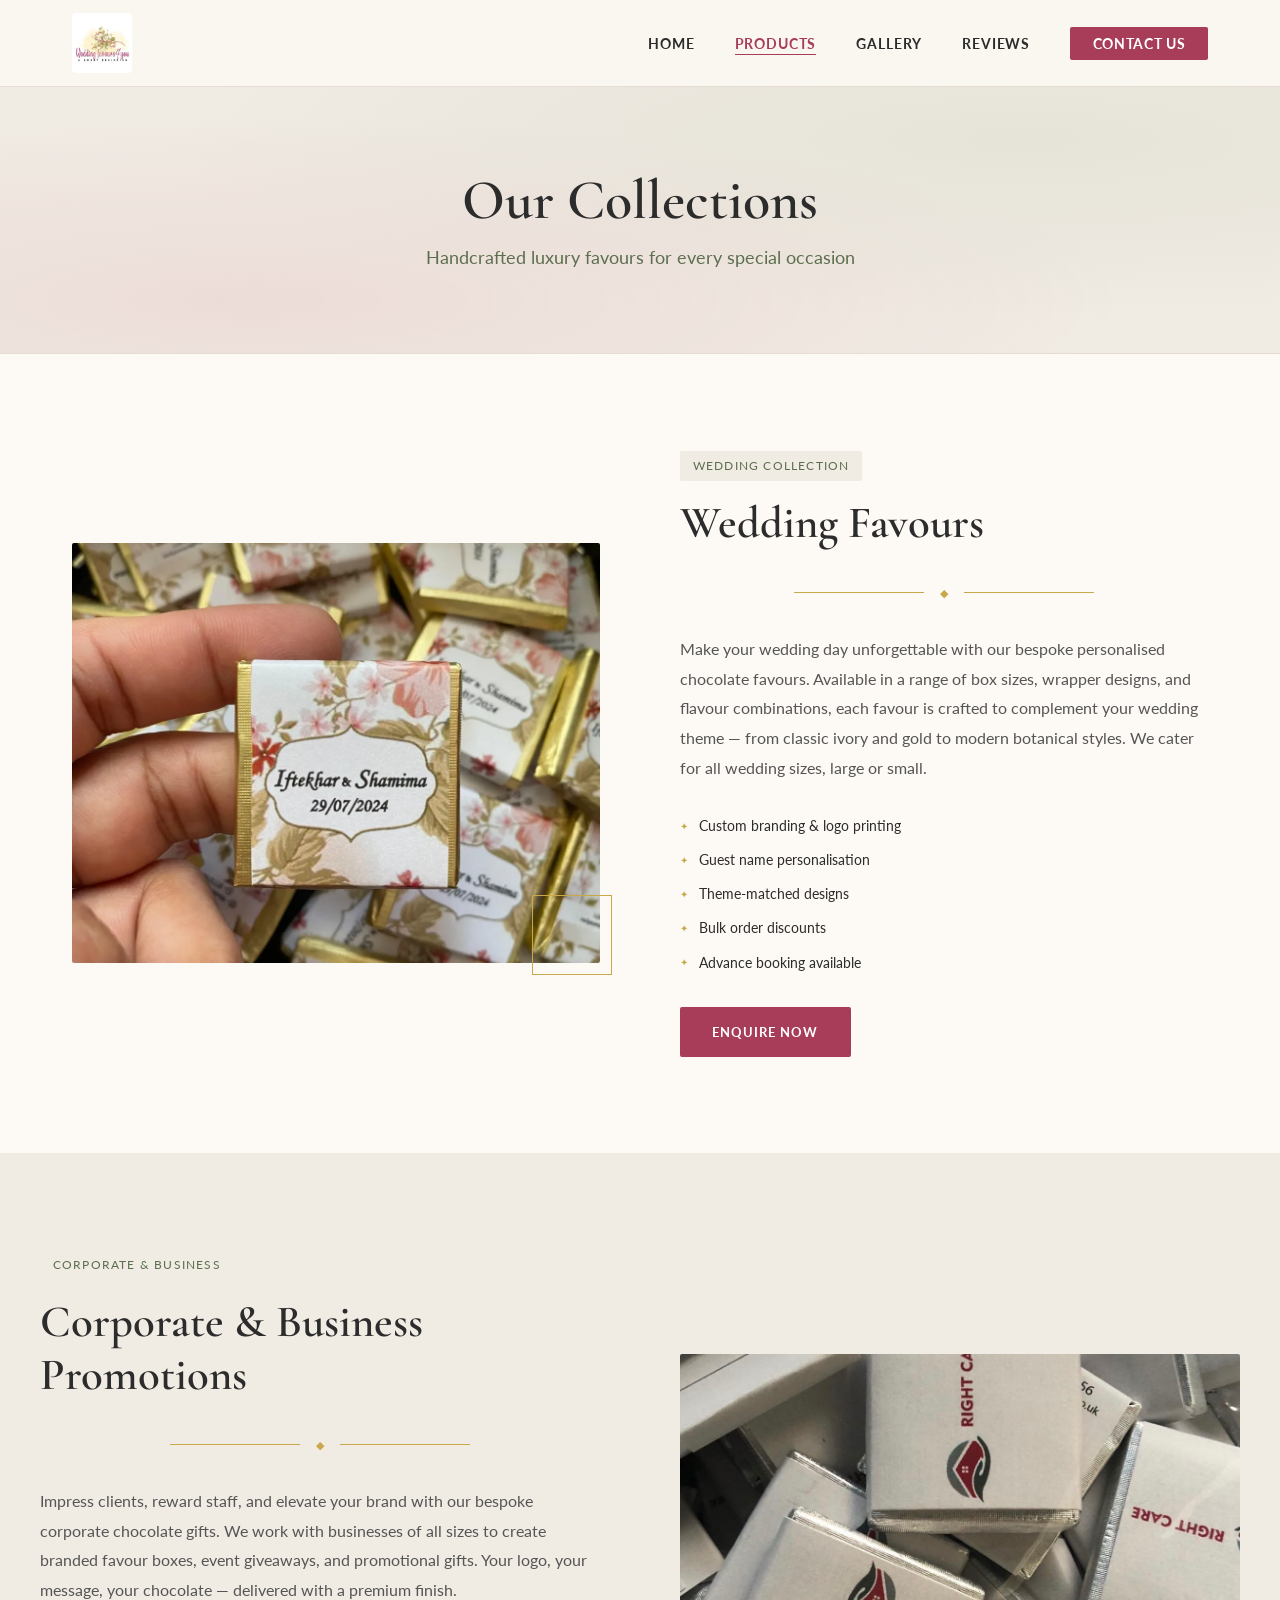
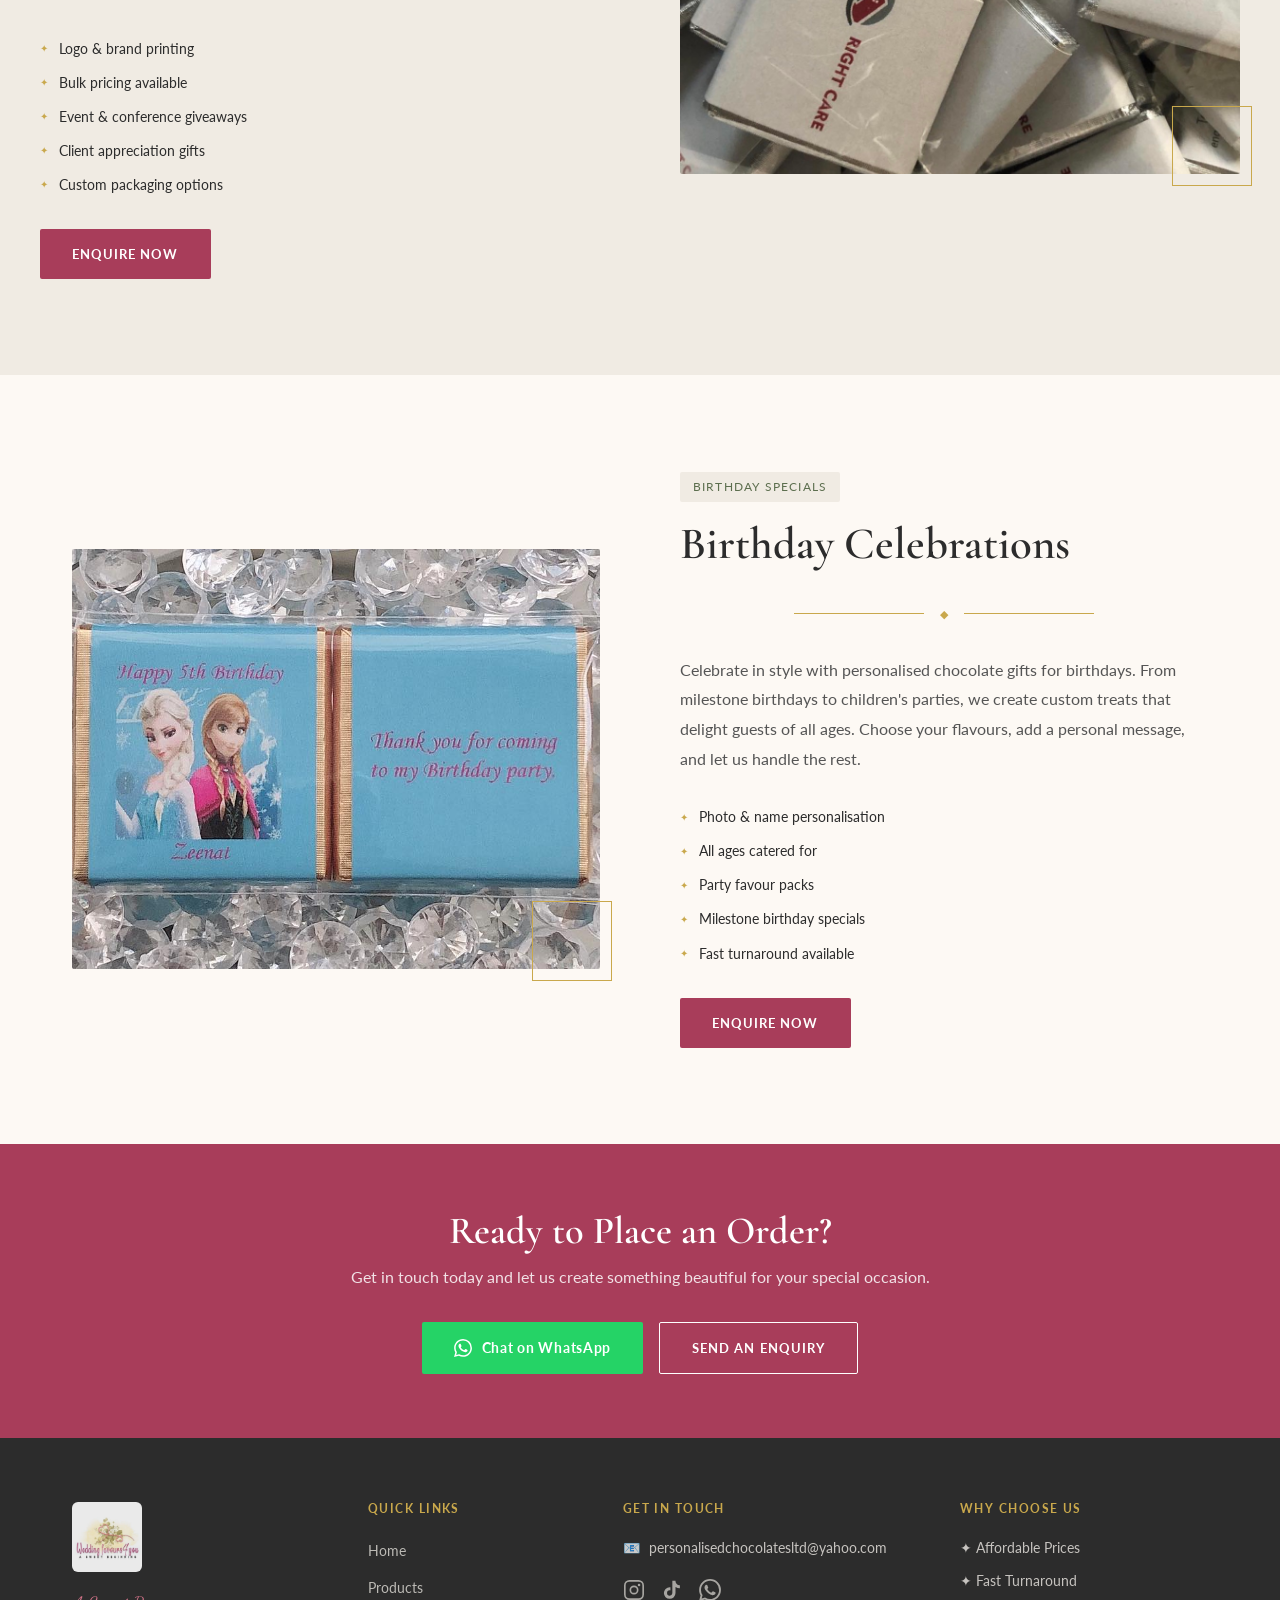
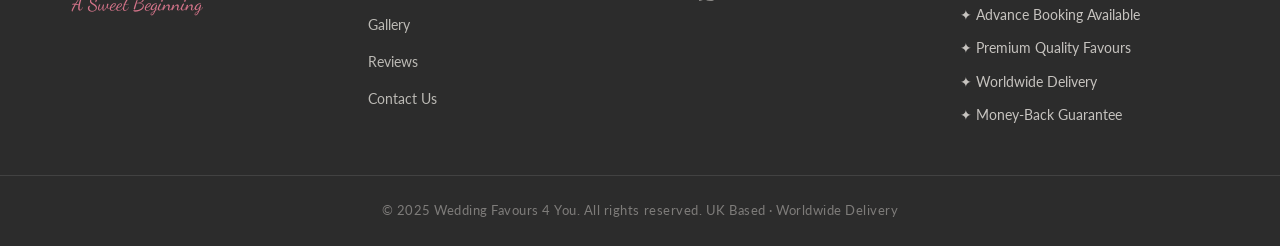
<file: products.html>
<!DOCTYPE html>
<html lang="en">
<head>
  <meta charset="UTF-8">
  <meta name="viewport" content="width=device-width, initial-scale=1.0">
  <title>Our Products — Wedding Favours 4 You</title>
  <meta name="description" content="Explore our luxury wedding favours, elegant gift sets, corporate chocolates, and birthday personalised chocolate collections.">
  <link rel="icon" href="images/logo.jpg">
  <link href="https://fonts.googleapis.com/css2?family=Cormorant+Garamond:ital,wght@0,400;0,600;0,700;1,400&family=Dancing+Script:wght@600&family=Playfair+Display:ital@1&family=Lato:wght@300;400;700&display=swap" rel="stylesheet">
  <link rel="stylesheet" href="css/styles.css">
</head>
<body>

  <!-- Navigation -->
  <header class="site-header">
    <nav class="navbar">
      <a href="index.html" class="nav-logo">
        <img src="images/logo.jpg" alt="Wedding Favours 4 You">
      </a>
      <ul class="nav-links" id="navLinks">
        <li><a href="index.html">Home</a></li>
        <li><a href="products.html">Products</a></li>
        <li><a href="gallery.html">Gallery</a></li>
        <li><a href="reviews.html">Reviews</a></li>
        <li><a href="contact.html" class="nav-cta">Contact Us</a></li>
      </ul>
      <button class="hamburger" id="hamburger" aria-label="Toggle menu">
        <span></span><span></span><span></span>
      </button>
    </nav>
  </header>

  <!-- Page Hero -->
  <div class="page-hero">
    <h1>Our Collections</h1>
    <p>Handcrafted luxury favours for every special occasion</p>
  </div>

  <!-- Wedding Favours -->
  <section id="wedding" class="product-section">
    <div class="product-inner">
      <div class="product-image-block animate-on-scroll" style="position:relative;">
        <img src="images/weddings/wedding1.jpg" alt="Wedding Favours">
        <div class="img-accent"></div>
      </div>
      <div class="product-text animate-on-scroll">
        <span class="category-badge">Wedding Collection</span>
        <h2>Wedding Favours</h2>
        <div class="divider"><span class="divider-diamond">◆</span></div>
        <p>Make your wedding day unforgettable with our bespoke personalised chocolate favours. Available in a range of box sizes, wrapper designs, and flavour combinations, each favour is crafted to complement your wedding theme — from classic ivory and gold to modern botanical styles. We cater for all wedding sizes, large or small.</p>
        <ul class="features-list">
          <li>Custom branding &amp; logo printing</li>
          <li>Guest name personalisation</li>
          <li>Theme-matched designs</li>
          <li>Bulk order discounts</li>
          <li>Advance booking available</li>
        </ul>
        <div style="margin-top: 2rem;">
          <a href="contact.html" class="btn-primary">Enquire Now</a>
        </div>
      </div>
    </div>
  </section>

  <!-- Corporate -->
  <section id="corporate" class="product-section" style="background: var(--light-grey); padding: 6rem 2rem;">
    <div class="product-inner" style="max-width: 1200px; margin: 0 auto;">
      <div class="product-image-block animate-on-scroll" style="position:relative;">
        <img src="images/corporate/corporate1.jpg" alt="Corporate Chocolates">
        <div class="img-accent"></div>
      </div>
      <div class="product-text animate-on-scroll">
        <span class="category-badge">Corporate &amp; Business</span>
        <h2>Corporate &amp; Business Promotions</h2>
        <div class="divider"><span class="divider-diamond">◆</span></div>
        <p>Impress clients, reward staff, and elevate your brand with our bespoke corporate chocolate gifts. We work with businesses of all sizes to create branded favour boxes, event giveaways, and promotional gifts. Your logo, your message, your chocolate — delivered with a premium finish.</p>
        <ul class="features-list">
          <li>Logo &amp; brand printing</li>
          <li>Bulk pricing available</li>
          <li>Event &amp; conference giveaways</li>
          <li>Client appreciation gifts</li>
          <li>Custom packaging options</li>
        </ul>
        <div style="margin-top: 2rem;">
          <a href="contact.html" class="btn-primary">Enquire Now</a>
        </div>
      </div>
    </div>
  </section>

  <!-- Birthday -->
  <section id="birthdays" class="product-section">
    <div class="product-inner">
      <div class="product-image-block animate-on-scroll" style="position:relative;">
        <img src="images/birthdays/birthday1.jpg" alt="Birthday Favours">
        <div class="img-accent"></div>
      </div>
      <div class="product-text animate-on-scroll">
        <span class="category-badge">Birthday Specials</span>
        <h2>Birthday Celebrations</h2>
        <div class="divider"><span class="divider-diamond">◆</span></div>
        <p>Celebrate in style with personalised chocolate gifts for birthdays. From milestone birthdays to children's parties, we create custom treats that delight guests of all ages. Choose your flavours, add a personal message, and let us handle the rest.</p>
        <ul class="features-list">
          <li>Photo &amp; name personalisation</li>
          <li>All ages catered for</li>
          <li>Party favour packs</li>
          <li>Milestone birthday specials</li>
          <li>Fast turnaround available</li>
        </ul>
        <div style="margin-top: 2rem;">
          <a href="contact.html" class="btn-primary">Enquire Now</a>
        </div>
      </div>
    </div>
  </section>

  <!-- CTA Strip -->
  <div class="products-cta-strip">
    <h2>Ready to Place an Order?</h2>
    <p>Get in touch today and let us create something beautiful for your special occasion.</p>
    <div class="btn-row">
      <a href="https://wa.me/447737881671" target="_blank" rel="noopener" class="btn-whatsapp">
        <svg xmlns="http://www.w3.org/2000/svg" width="18" height="18" viewBox="0 0 24 24" fill="currentColor"><path d="M17.472 14.382c-.297-.149-1.758-.867-2.03-.967-.273-.099-.471-.148-.67.15-.197.297-.767.966-.94 1.164-.173.199-.347.223-.644.075-.297-.15-1.255-.463-2.39-1.475-.883-.788-1.48-1.761-1.653-2.059-.173-.297-.018-.458.13-.606.134-.133.298-.347.446-.52.149-.174.198-.298.298-.497.099-.198.05-.371-.025-.52-.075-.149-.669-1.612-.916-2.207-.242-.579-.487-.5-.669-.51-.173-.008-.371-.01-.57-.01-.198 0-.52.074-.792.372-.272.297-1.04 1.016-1.04 2.479 0 1.462 1.065 2.875 1.213 3.074.149.198 2.096 3.2 5.077 4.487.709.306 1.262.489 1.694.625.712.227 1.36.195 1.871.118.571-.085 1.758-.719 2.006-1.413.248-.694.248-1.289.173-1.413-.074-.124-.272-.198-.57-.347m-5.421 7.403h-.004a9.87 9.87 0 0 1-5.031-1.378l-.361-.214-3.741.982.998-3.648-.235-.374a9.86 9.86 0 0 1-1.51-5.26c.001-5.45 4.436-9.884 9.888-9.884 2.64 0 5.122 1.03 6.988 2.898a9.825 9.825 0 0 1 2.893 6.994c-.003 5.45-4.437 9.884-9.885 9.884m8.413-18.297A11.815 11.815 0 0 0 12.05 0C5.495 0 .16 5.335.157 11.892c0 2.096.547 4.142 1.588 5.945L.057 24l6.305-1.654a11.882 11.882 0 0 0 5.683 1.448h.005c6.554 0 11.89-5.335 11.893-11.893a11.821 11.821 0 0 0-3.48-8.413z"/></svg>
        Chat on WhatsApp
      </a>
      <a href="contact.html" class="btn-outline">Send an Enquiry</a>
    </div>
  </div>

  <!-- Footer -->
  <footer class="site-footer">
    <div class="footer-inner">
      <div class="footer-brand">
        <img src="images/logo.jpg" alt="Wedding Favours 4 You" class="footer-logo">
        <p class="footer-tagline">A Sweet Beginning</p>
      </div>
      <div class="footer-links">
        <h4>Quick Links</h4>
        <ul>
          <li><a href="index.html">Home</a></li>
          <li><a href="products.html">Products</a></li>
          <li><a href="gallery.html">Gallery</a></li>
          <li><a href="reviews.html">Reviews</a></li>
          <li><a href="contact.html">Contact Us</a></li>
        </ul>
      </div>
      <div class="footer-contact">
        <h4>Get in Touch</h4>
        <p>📧 <a href="mailto:personalisedchocolatesltd@yahoo.com">personalisedchocolatesltd@yahoo.com</a></p>
        <div class="footer-socials">
          <a href="https://www.instagram.com/weddingfavours4you" target="_blank" rel="noopener" aria-label="Instagram">
            <svg xmlns="http://www.w3.org/2000/svg" width="22" height="22" viewBox="0 0 24 24" fill="none" stroke="currentColor" stroke-width="1.8" stroke-linecap="round" stroke-linejoin="round"><rect x="2" y="2" width="20" height="20" rx="5" ry="5"/><circle cx="12" cy="12" r="4"/><circle cx="17.5" cy="6.5" r="0.5" fill="currentColor"/></svg>
          </a>
          <a href="https://www.tiktok.com/@weddingfavours4you" target="_blank" rel="noopener" aria-label="TikTok">
            <svg xmlns="http://www.w3.org/2000/svg" width="22" height="22" viewBox="0 0 24 24" fill="currentColor"><path d="M19.59 6.69a4.83 4.83 0 0 1-3.77-4.25V2h-3.45v13.67a2.89 2.89 0 0 1-2.88 2.5 2.89 2.89 0 0 1-2.89-2.89 2.89 2.89 0 0 1 2.89-2.89c.28 0 .54.04.79.1V9.01a6.3 6.3 0 0 0-.79-.05 6.34 6.34 0 0 0-6.34 6.34 6.34 6.34 0 0 0 6.34 6.34 6.34 6.34 0 0 0 6.33-6.34V8.69a8.18 8.18 0 0 0 4.78 1.52V6.75a4.85 4.85 0 0 1-1.01-.06z"/></svg>
          </a>
          <a href="https://wa.me/447737881671" target="_blank" rel="noopener" aria-label="WhatsApp">
            <svg xmlns="http://www.w3.org/2000/svg" width="22" height="22" viewBox="0 0 24 24" fill="currentColor"><path d="M17.472 14.382c-.297-.149-1.758-.867-2.03-.967-.273-.099-.471-.148-.67.15-.197.297-.767.966-.94 1.164-.173.199-.347.223-.644.075-.297-.15-1.255-.463-2.39-1.475-.883-.788-1.48-1.761-1.653-2.059-.173-.297-.018-.458.13-.606.134-.133.298-.347.446-.52.149-.174.198-.298.298-.497.099-.198.05-.371-.025-.52-.075-.149-.669-1.612-.916-2.207-.242-.579-.487-.5-.669-.51-.173-.008-.371-.01-.57-.01-.198 0-.52.074-.792.372-.272.297-1.04 1.016-1.04 2.479 0 1.462 1.065 2.875 1.213 3.074.149.198 2.096 3.2 5.077 4.487.709.306 1.262.489 1.694.625.712.227 1.36.195 1.871.118.571-.085 1.758-.719 2.006-1.413.248-.694.248-1.289.173-1.413-.074-.124-.272-.198-.57-.347m-5.421 7.403h-.004a9.87 9.87 0 0 1-5.031-1.378l-.361-.214-3.741.982.998-3.648-.235-.374a9.86 9.86 0 0 1-1.51-5.26c.001-5.45 4.436-9.884 9.888-9.884 2.64 0 5.122 1.03 6.988 2.898a9.825 9.825 0 0 1 2.893 6.994c-.003 5.45-4.437 9.884-9.885 9.884m8.413-18.297A11.815 11.815 0 0 0 12.05 0C5.495 0 .16 5.335.157 11.892c0 2.096.547 4.142 1.588 5.945L.057 24l6.305-1.654a11.882 11.882 0 0 0 5.683 1.448h.005c6.554 0 11.89-5.335 11.893-11.893a11.821 11.821 0 0 0-3.48-8.413z"/></svg>
          </a>
        </div>
      </div>
      <div class="footer-trust">
        <h4>Why Choose Us</h4>
        <ul>
          <li>✦ Affordable Prices</li>
          <li>✦ Fast Turnaround</li>
          <li>✦ Advance Booking Available</li>
          <li>✦ Premium Quality Favours</li>
          <li>✦ Worldwide Delivery</li>
          <li>✦ Money-Back Guarantee</li>
        </ul>
      </div>
    </div>
    <div class="footer-bottom">
      <p>&copy; 2025 Wedding Favours 4 You. All rights reserved. UK Based &middot; Worldwide Delivery</p>
    </div>
  </footer>

  <script src="js/main.js"></script>
</body>
</html>
</file>
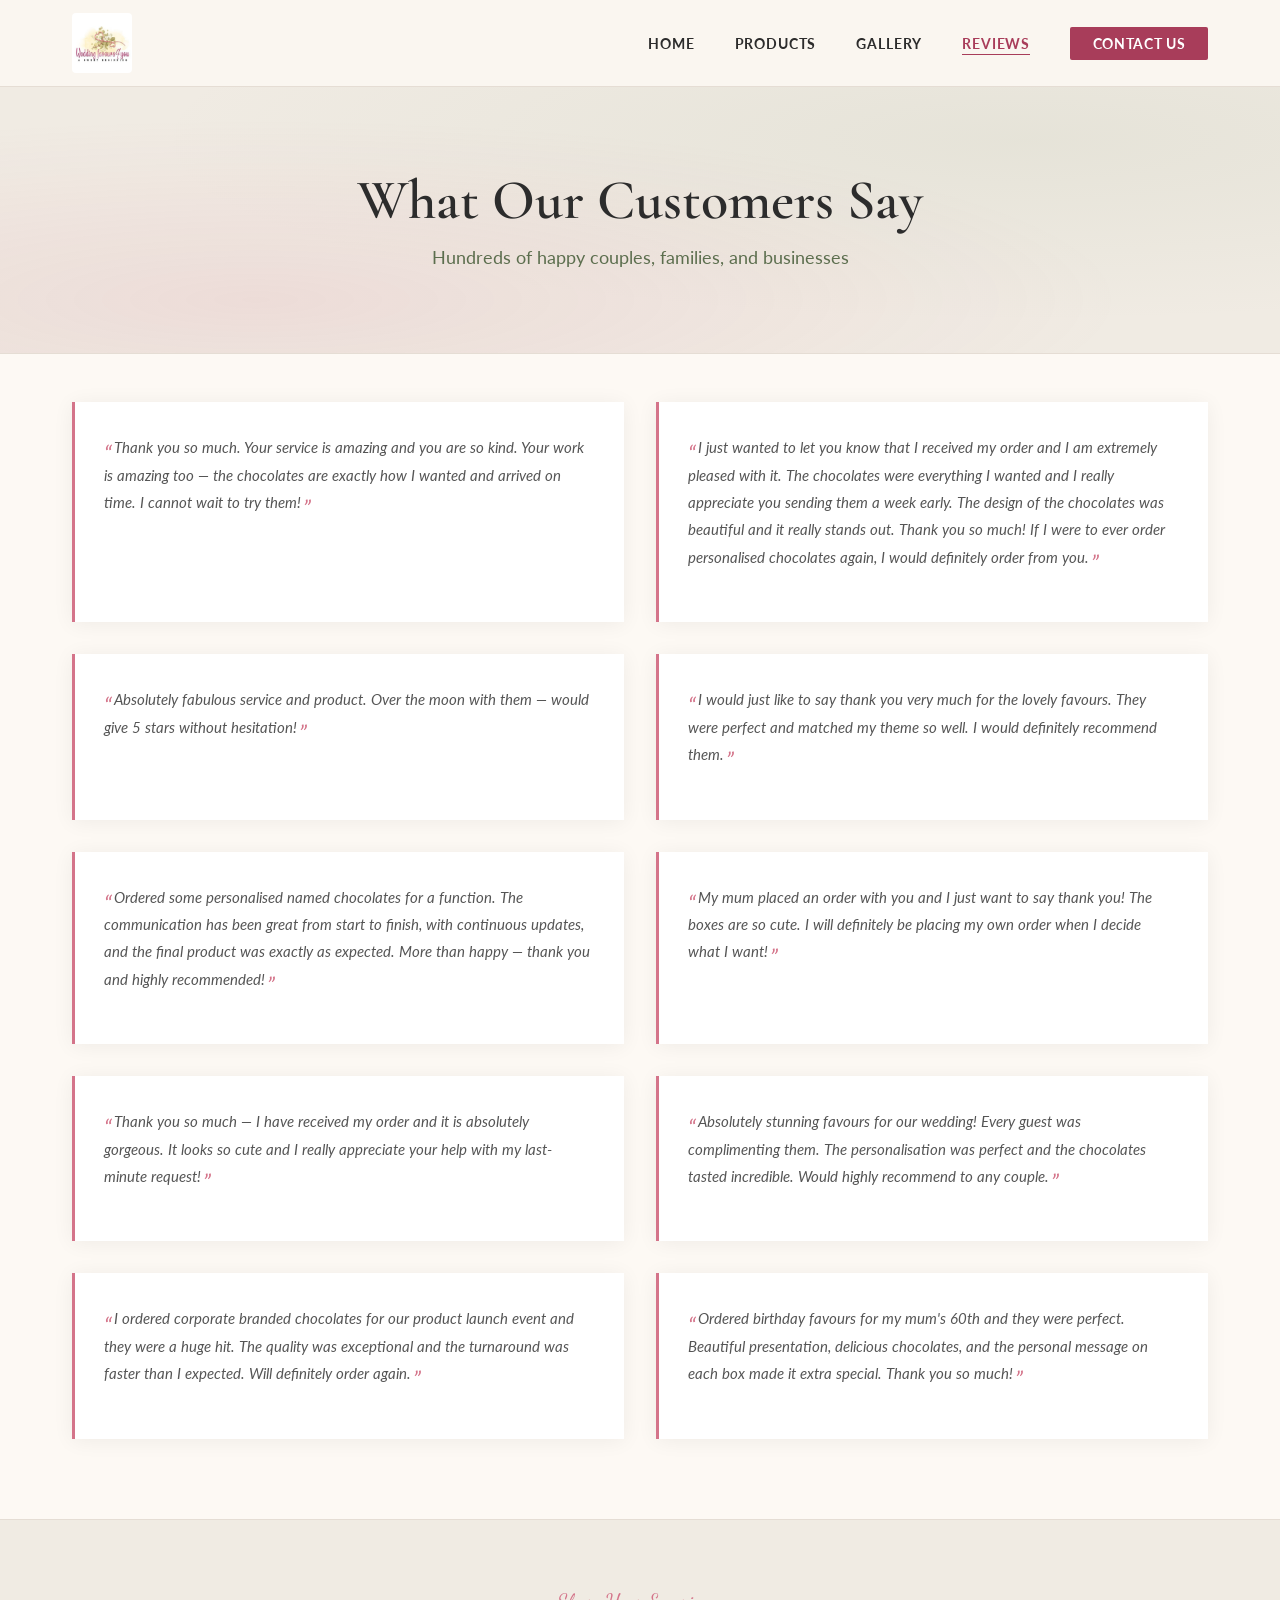
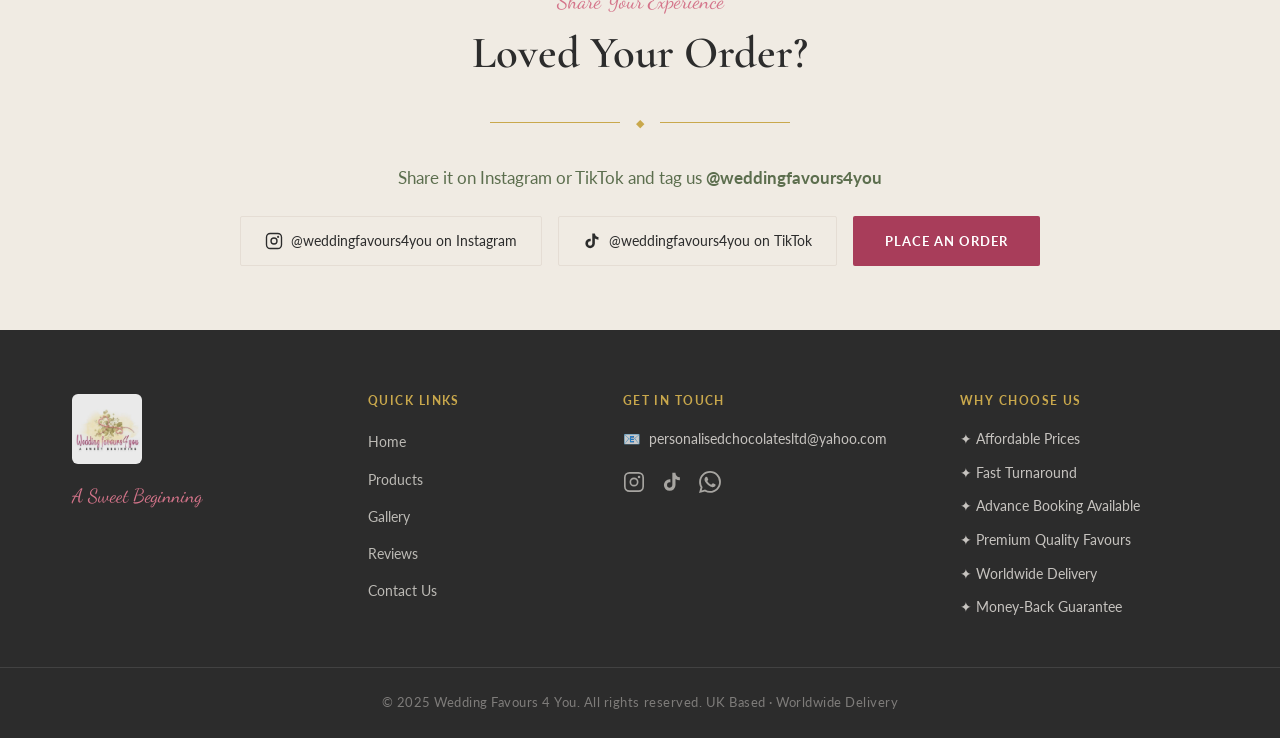
<file: reviews.html>
<!DOCTYPE html>
<html lang="en">
<head>
  <meta charset="UTF-8">
  <meta name="viewport" content="width=device-width, initial-scale=1.0">
  <title>Reviews — Wedding Favours 4 You</title>
  <meta name="description" content="Read verified customer reviews for Wedding Favours 4 You — luxury personalised chocolates and wedding favours.">
  <link rel="icon" href="images/logo.jpg">
  <link href="https://fonts.googleapis.com/css2?family=Cormorant+Garamond:ital,wght@0,400;0,600;0,700;1,400&family=Dancing+Script:wght@600&family=Playfair+Display:ital@1&family=Lato:wght@300;400;700&display=swap" rel="stylesheet">
  <link rel="stylesheet" href="css/styles.css">
</head>
<body>

  <!-- Navigation -->
  <header class="site-header">
    <nav class="navbar">
      <a href="index.html" class="nav-logo">
        <img src="images/logo.jpg" alt="Wedding Favours 4 You">
      </a>
      <ul class="nav-links" id="navLinks">
        <li><a href="index.html">Home</a></li>
        <li><a href="products.html">Products</a></li>
        <li><a href="gallery.html">Gallery</a></li>
        <li><a href="reviews.html">Reviews</a></li>
        <li><a href="contact.html" class="nav-cta">Contact Us</a></li>
      </ul>
      <button class="hamburger" id="hamburger" aria-label="Toggle menu">
        <span></span><span></span><span></span>
      </button>
    </nav>
  </header>

  <!-- Page Hero -->
  <div class="page-hero">
    <h1>What Our Customers Say</h1>
    <p>Hundreds of happy couples, families, and businesses</p>
  </div>

  <!-- Star Rating Summary -->
  <!-- Reviews Grid (rendered by JS from reviews-data.js) -->
  <div class="reviews-grid-wrapper">
    <div class="reviews-grid" id="reviewsGrid">
      <!-- Cards injected by main.js using reviewsData -->
    </div>
  </div>

  <!-- Bottom CTA -->
  <div class="reviews-cta animate-on-scroll">
    <span class="section-label">Share Your Experience</span>
    <h2>Loved Your Order?</h2>
    <div class="divider"><span class="divider-diamond">◆</span></div>
    <p>Share it on Instagram or TikTok and tag us <strong>@weddingfavours4you</strong></p>
    <div style="display:flex; gap:1rem; justify-content:center; flex-wrap:wrap;">
      <a href="https://www.instagram.com/weddingfavours4you" target="_blank" rel="noopener" class="btn-social">
        <svg xmlns="http://www.w3.org/2000/svg" width="18" height="18" viewBox="0 0 24 24" fill="none" stroke="currentColor" stroke-width="1.8" stroke-linecap="round" stroke-linejoin="round"><rect x="2" y="2" width="20" height="20" rx="5" ry="5"/><circle cx="12" cy="12" r="4"/><circle cx="17.5" cy="6.5" r="0.5" fill="currentColor"/></svg>
        @weddingfavours4you on Instagram
      </a>
      <a href="https://www.tiktok.com/@weddingfavours4you" target="_blank" rel="noopener" class="btn-social">
        <svg xmlns="http://www.w3.org/2000/svg" width="18" height="18" viewBox="0 0 24 24" fill="currentColor"><path d="M19.59 6.69a4.83 4.83 0 0 1-3.77-4.25V2h-3.45v13.67a2.89 2.89 0 0 1-2.88 2.5 2.89 2.89 0 0 1-2.89-2.89 2.89 2.89 0 0 1 2.89-2.89c.28 0 .54.04.79.1V9.01a6.3 6.3 0 0 0-.79-.05 6.34 6.34 0 0 0-6.34 6.34 6.34 6.34 0 0 0 6.34 6.34 6.34 6.34 0 0 0 6.33-6.34V8.69a8.18 8.18 0 0 0 4.78 1.52V6.75a4.85 4.85 0 0 1-1.01-.06z"/></svg>
        @weddingfavours4you on TikTok
      </a>
      <a href="contact.html" class="btn-primary">Place an Order</a>
    </div>
  </div>

  <!-- Footer -->
  <footer class="site-footer">
    <div class="footer-inner">
      <div class="footer-brand">
        <img src="images/logo.jpg" alt="Wedding Favours 4 You" class="footer-logo">
        <p class="footer-tagline">A Sweet Beginning</p>
      </div>
      <div class="footer-links">
        <h4>Quick Links</h4>
        <ul>
          <li><a href="index.html">Home</a></li>
          <li><a href="products.html">Products</a></li>
          <li><a href="gallery.html">Gallery</a></li>
          <li><a href="reviews.html">Reviews</a></li>
          <li><a href="contact.html">Contact Us</a></li>
        </ul>
      </div>
      <div class="footer-contact">
        <h4>Get in Touch</h4>
        <p>📧 <a href="mailto:personalisedchocolatesltd@yahoo.com">personalisedchocolatesltd@yahoo.com</a></p>
        <div class="footer-socials">
          <a href="https://www.instagram.com/weddingfavours4you" target="_blank" rel="noopener" aria-label="Instagram">
            <svg xmlns="http://www.w3.org/2000/svg" width="22" height="22" viewBox="0 0 24 24" fill="none" stroke="currentColor" stroke-width="1.8" stroke-linecap="round" stroke-linejoin="round"><rect x="2" y="2" width="20" height="20" rx="5" ry="5"/><circle cx="12" cy="12" r="4"/><circle cx="17.5" cy="6.5" r="0.5" fill="currentColor"/></svg>
          </a>
          <a href="https://www.tiktok.com/@weddingfavours4you" target="_blank" rel="noopener" aria-label="TikTok">
            <svg xmlns="http://www.w3.org/2000/svg" width="22" height="22" viewBox="0 0 24 24" fill="currentColor"><path d="M19.59 6.69a4.83 4.83 0 0 1-3.77-4.25V2h-3.45v13.67a2.89 2.89 0 0 1-2.88 2.5 2.89 2.89 0 0 1-2.89-2.89 2.89 2.89 0 0 1 2.89-2.89c.28 0 .54.04.79.1V9.01a6.3 6.3 0 0 0-.79-.05 6.34 6.34 0 0 0-6.34 6.34 6.34 6.34 0 0 0 6.34 6.34 6.34 6.34 0 0 0 6.33-6.34V8.69a8.18 8.18 0 0 0 4.78 1.52V6.75a4.85 4.85 0 0 1-1.01-.06z"/></svg>
          </a>
          <a href="https://wa.me/447737881671" target="_blank" rel="noopener" aria-label="WhatsApp">
            <svg xmlns="http://www.w3.org/2000/svg" width="22" height="22" viewBox="0 0 24 24" fill="currentColor"><path d="M17.472 14.382c-.297-.149-1.758-.867-2.03-.967-.273-.099-.471-.148-.67.15-.197.297-.767.966-.94 1.164-.173.199-.347.223-.644.075-.297-.15-1.255-.463-2.39-1.475-.883-.788-1.48-1.761-1.653-2.059-.173-.297-.018-.458.13-.606.134-.133.298-.347.446-.52.149-.174.198-.298.298-.497.099-.198.05-.371-.025-.52-.075-.149-.669-1.612-.916-2.207-.242-.579-.487-.5-.669-.51-.173-.008-.371-.01-.57-.01-.198 0-.52.074-.792.372-.272.297-1.04 1.016-1.04 2.479 0 1.462 1.065 2.875 1.213 3.074.149.198 2.096 3.2 5.077 4.487.709.306 1.262.489 1.694.625.712.227 1.36.195 1.871.118.571-.085 1.758-.719 2.006-1.413.248-.694.248-1.289.173-1.413-.074-.124-.272-.198-.57-.347m-5.421 7.403h-.004a9.87 9.87 0 0 1-5.031-1.378l-.361-.214-3.741.982.998-3.648-.235-.374a9.86 9.86 0 0 1-1.51-5.26c.001-5.45 4.436-9.884 9.888-9.884 2.64 0 5.122 1.03 6.988 2.898a9.825 9.825 0 0 1 2.893 6.994c-.003 5.45-4.437 9.884-9.885 9.884m8.413-18.297A11.815 11.815 0 0 0 12.05 0C5.495 0 .16 5.335.157 11.892c0 2.096.547 4.142 1.588 5.945L.057 24l6.305-1.654a11.882 11.882 0 0 0 5.683 1.448h.005c6.554 0 11.89-5.335 11.893-11.893a11.821 11.821 0 0 0-3.48-8.413z"/></svg>
          </a>
        </div>
      </div>
      <div class="footer-trust">
        <h4>Why Choose Us</h4>
        <ul>
          <li>✦ Affordable Prices</li>
          <li>✦ Fast Turnaround</li>
          <li>✦ Advance Booking Available</li>
          <li>✦ Premium Quality Favours</li>
          <li>✦ Worldwide Delivery</li>
          <li>✦ Money-Back Guarantee</li>
        </ul>
      </div>
    </div>
    <div class="footer-bottom">
      <p>&copy; 2025 Wedding Favours 4 You. All rights reserved. UK Based &middot; Worldwide Delivery</p>
    </div>
  </footer>

  <script src="reviews-data.js"></script>
  <script src="js/main.js"></script>
</body>
</html>
</file>
<file: css/styles.css>
/* =============================================
   Wedding Favours 4 You — Main Stylesheet
   ============================================= */

/* --- Reset & Variables --- */
*, *::before, *::after { box-sizing: border-box; margin: 0; padding: 0; }

:root {
  --cream:      #FAF6F0;
  --warm-white: #FDF9F4;
  --blush:      #D4748A;
  --deep-rose:  #A83D5A;
  --sage:       #8A9E7A;
  --dark-sage:  #5C6E4E;
  --charcoal:   #2C2C2C;
  --gold:       #C9A84C;
  --light-grey: #F0EBE3;
  --border:     #E5DDD4;
}

html { scroll-behavior: smooth; }

body {
  font-family: 'Lato', sans-serif;
  background: var(--warm-white);
  color: var(--charcoal);
  line-height: 1.7;
  font-size: 16px;
}

img { max-width: 100%; display: block; }
a { text-decoration: none; color: inherit; }
ul { list-style: none; }
.hidden { display: none !important; }

/* --- Typography --- */
h1, h2, h3, h4 { font-family: 'Cormorant Garamond', serif; font-weight: 600; line-height: 1.2; }
h1 { font-size: clamp(2.2rem, 5vw, 3.8rem); }
h2 { font-size: clamp(1.8rem, 4vw, 2.8rem); }
h3 { font-size: clamp(1.3rem, 3vw, 1.8rem); }
h4 { font-size: 1.1rem; }

/* --- Container --- */
.container { max-width: 1200px; margin: 0 auto; padding: 0 2rem; }

/* --- Buttons --- */
.btn-primary {
  display: inline-block;
  background: var(--deep-rose);
  color: white;
  padding: 0.85rem 2rem;
  border: none;
  font-family: 'Lato', sans-serif;
  font-weight: 700;
  letter-spacing: 0.08em;
  text-transform: uppercase;
  font-size: 0.82rem;
  cursor: pointer;
  transition: all 0.3s ease;
  border-radius: 2px;
  text-decoration: none;
}
.btn-primary:hover {
  background: var(--blush);
  transform: translateY(-2px);
  box-shadow: 0 6px 20px rgba(168,61,90,0.25);
}
.btn-outline {
  display: inline-block;
  background: transparent;
  color: var(--deep-rose);
  border: 1.5px solid var(--deep-rose);
  padding: 0.85rem 2rem;
  font-family: 'Lato', sans-serif;
  font-weight: 700;
  letter-spacing: 0.08em;
  text-transform: uppercase;
  font-size: 0.82rem;
  cursor: pointer;
  transition: all 0.3s ease;
  border-radius: 2px;
  text-decoration: none;
}
.btn-outline:hover {
  background: var(--deep-rose);
  color: white;
  transform: translateY(-2px);
  box-shadow: 0 6px 20px rgba(168,61,90,0.2);
}
.btn-whatsapp {
  display: inline-flex;
  align-items: center;
  gap: 0.6rem;
  background: #25D366;
  color: white;
  padding: 0.85rem 2rem;
  font-family: 'Lato', sans-serif;
  font-weight: 700;
  letter-spacing: 0.05em;
  font-size: 0.9rem;
  cursor: pointer;
  transition: all 0.3s ease;
  border-radius: 2px;
  text-decoration: none;
}
.btn-whatsapp:hover {
  background: #1ebe5b;
  transform: translateY(-2px);
  box-shadow: 0 6px 20px rgba(37,211,102,0.3);
}
.btn-social {
  display: inline-flex;
  align-items: center;
  gap: 0.5rem;
  background: transparent;
  color: var(--charcoal);
  border: 1.5px solid var(--border);
  padding: 0.7rem 1.5rem;
  font-family: 'Lato', sans-serif;
  font-size: 0.85rem;
  cursor: pointer;
  transition: all 0.3s ease;
  border-radius: 2px;
}
.btn-social:hover {
  border-color: var(--blush);
  color: var(--deep-rose);
  transform: translateY(-2px);
}

/* --- Divider --- */
.divider {
  display: flex;
  align-items: center;
  gap: 1rem;
  margin: 2rem auto;
  max-width: 300px;
}
.divider::before, .divider::after {
  content: '';
  flex: 1;
  height: 1px;
  background: var(--gold);
}
.divider::after { content: ''; }
.divider-diamond {
  color: var(--gold);
  font-size: 0.7rem;
}

/* --- Navigation --- */
.site-header {
  position: sticky;
  top: 0;
  z-index: 1000;
  background: rgba(250, 246, 240, 0.96);
  backdrop-filter: blur(8px);
  -webkit-backdrop-filter: blur(8px);
  border-bottom: 1px solid var(--border);
  transition: padding 0.3s ease, box-shadow 0.3s ease;
}
.site-header.scrolled {
  box-shadow: 0 2px 20px rgba(0,0,0,0.08);
}
.site-header.scrolled .nav-logo img {
  max-height: 46px;
}
.navbar {
  display: flex;
  align-items: center;
  justify-content: space-between;
  max-width: 1200px;
  margin: 0 auto;
  padding: 0.8rem 2rem;
}
.nav-logo img {
  max-height: 60px;
  width: auto;
  transition: max-height 0.3s ease;
  border-radius: 4px;
}
.nav-links {
  display: flex;
  align-items: center;
  gap: 2.5rem;
}
.nav-links li a {
  font-family: 'Lato', sans-serif;
  font-size: 0.88rem;
  font-weight: 700;
  letter-spacing: 0.06em;
  text-transform: uppercase;
  color: var(--charcoal);
  transition: color 0.2s ease;
  position: relative;
}
.nav-links li a::after {
  content: '';
  position: absolute;
  bottom: -3px;
  left: 0;
  width: 0;
  height: 1px;
  background: var(--deep-rose);
  transition: width 0.25s ease;
}
.nav-links li a:hover::after,
.nav-links li a.active::after { width: 100%; }
.nav-links li a:hover,
.nav-links li a.active { color: var(--deep-rose); }
.nav-cta {
  background: var(--deep-rose) !important;
  color: white !important;
  padding: 0.5rem 1.4rem !important;
  border-radius: 2px !important;
  font-weight: 700 !important;
  letter-spacing: 0.05em !important;
  transition: background 0.3s ease, transform 0.2s ease !important;
}
.nav-cta:hover {
  background: var(--blush) !important;
  transform: translateY(-1px) !important;
}
.nav-cta::after { display: none !important; }

/* Hamburger */
.hamburger {
  display: none;
  flex-direction: column;
  gap: 5px;
  background: none;
  border: none;
  cursor: pointer;
  padding: 0.3rem;
  z-index: 1100;
}
.hamburger span {
  display: block;
  width: 24px;
  height: 2px;
  background: var(--charcoal);
  transition: all 0.3s ease;
  transform-origin: center;
}
.hamburger.is-open span:nth-child(1) { transform: translateY(7px) rotate(45deg); }
.hamburger.is-open span:nth-child(2) { opacity: 0; transform: scaleX(0); }
.hamburger.is-open span:nth-child(3) { transform: translateY(-7px) rotate(-45deg); }

/* --- Scroll Animation --- */
.animate-on-scroll {
  opacity: 0;
  transform: translateY(28px);
  transition: opacity 0.65s ease, transform 0.65s ease;
}
.animate-on-scroll.visible {
  opacity: 1;
  transform: translateY(0);
}

/* --- Page Hero (slim banner) --- */
.page-hero {
  padding: 5rem 2rem;
  background: var(--light-grey);
  text-align: center;
  border-bottom: 1px solid var(--border);
  position: relative;
  overflow: hidden;
}
.page-hero::before {
  content: '';
  position: absolute;
  inset: 0;
  background:
    radial-gradient(ellipse at 20% 80%, rgba(212,116,138,0.12) 0%, transparent 60%),
    radial-gradient(ellipse at 80% 20%, rgba(138,158,122,0.1) 0%, transparent 60%);
  pointer-events: none;
}
.page-hero h1 {
  font-family: 'Cormorant Garamond', serif;
  font-size: clamp(2rem, 5vw, 3.5rem);
  color: var(--charcoal);
  position: relative;
}
.page-hero p {
  font-family: 'Lato', sans-serif;
  color: var(--dark-sage);
  font-size: 1.1rem;
  margin-top: 0.6rem;
  position: relative;
}
.page-hero.dark-hero {
  background: var(--deep-rose);
}
.page-hero.dark-hero h1,
.page-hero.dark-hero p { color: var(--cream); }
.page-hero.dark-hero::before {
  background:
    radial-gradient(ellipse at 20% 80%, rgba(255,255,255,0.08) 0%, transparent 60%),
    radial-gradient(ellipse at 80% 20%, rgba(255,255,255,0.06) 0%, transparent 60%);
}

/* =============================================
   HOME PAGE
   ============================================= */

/* Hero */
.hero {
  min-height: 100vh;
  display: flex;
  align-items: center;
  justify-content: center;
  text-align: center;
  position: relative;
  overflow: hidden;
  background: var(--cream);
  padding: 2rem;
}
.hero::before {
  content: '';
  position: absolute;
  inset: 0;
  background:
    radial-gradient(ellipse at 15% 85%, rgba(212,116,138,0.18) 0%, transparent 55%),
    radial-gradient(ellipse at 85% 10%, rgba(138,158,122,0.14) 0%, transparent 55%),
    radial-gradient(ellipse at 50% 50%, rgba(201,168,76,0.05) 0%, transparent 70%);
  pointer-events: none;
}
.hero-content {
  position: relative;
  z-index: 1;
  max-width: 760px;
}
.hero-logo {
  width: 160px;
  height: auto;
  margin: 0 auto 2rem;
  border-radius: 8px;
  box-shadow: 0 8px 40px rgba(0,0,0,0.1);
}
.hero h1 {
  font-family: 'Cormorant Garamond', serif;
  font-size: clamp(2.4rem, 6vw, 4.2rem);
  color: var(--charcoal);
  line-height: 1.15;
  margin-bottom: 1rem;
}
.hero-tagline {
  font-family: 'Dancing Script', cursive;
  font-size: clamp(1.4rem, 3vw, 2rem);
  color: var(--blush);
  margin-bottom: 2.5rem;
  display: block;
}
.hero-cta {
  display: flex;
  gap: 1rem;
  justify-content: center;
  flex-wrap: wrap;
}
.scroll-indicator {
  position: absolute;
  bottom: 2.5rem;
  left: 50%;
  transform: translateX(-50%);
  display: flex;
  flex-direction: column;
  align-items: center;
  gap: 0.4rem;
  color: var(--blush);
  font-size: 0.75rem;
  letter-spacing: 0.1em;
  text-transform: uppercase;
  animation: bounce 2s infinite;
  font-family: 'Lato', sans-serif;
}
.scroll-indicator svg { opacity: 0.6; }
@keyframes bounce {
  0%, 100% { transform: translateX(-50%) translateY(0); }
  50% { transform: translateX(-50%) translateY(6px); }
}

/* Trust Bar */
.trust-bar {
  background: var(--light-grey);
  border-top: 1px solid var(--border);
  border-bottom: 1px solid var(--border);
  padding: 1.5rem 2rem;
}
.trust-bar-inner {
  max-width: 1200px;
  margin: 0 auto;
  display: flex;
  justify-content: center;
  flex-wrap: wrap;
  gap: 1.5rem 3rem;
}
.trust-item {
  display: flex;
  align-items: center;
  gap: 0.5rem;
  font-family: 'Lato', sans-serif;
  font-size: 0.85rem;
  font-weight: 700;
  letter-spacing: 0.04em;
  color: var(--charcoal);
  text-transform: uppercase;
}
.trust-item span.icon { font-size: 1.1rem; }

/* About / Intro */
.about-section {
  padding: 6rem 2rem;
  max-width: 1200px;
  margin: 0 auto;
}
.about-grid {
  display: grid;
  grid-template-columns: 1fr 1fr;
  gap: 5rem;
  align-items: center;
}
.about-art {
  position: relative;
  height: 420px;
  display: flex;
  align-items: center;
  justify-content: center;
}
.about-art::before {
  content: '';
  position: absolute;
  width: 320px;
  height: 320px;
  border-radius: 50%;
  background: radial-gradient(circle at 35% 40%, rgba(212,116,138,0.22) 0%, rgba(201,168,76,0.08) 50%, transparent 70%);
  top: 50%;
  left: 50%;
  transform: translate(-50%, -50%);
}
.about-art-frame {
  width: 280px;
  height: 340px;
  border: 1.5px solid var(--border);
  position: relative;
  background: var(--cream);
}
.about-art-frame::before {
  content: '';
  position: absolute;
  inset: 18px;
  border: 1px solid var(--gold);
  opacity: 0.5;
}
.about-art-inner {
  position: absolute;
  inset: 0;
  display: flex;
  align-items: center;
  justify-content: center;
  overflow: hidden;
}
.about-art-inner::before {
  content: '';
  position: absolute;
  width: 160px;
  height: 160px;
  border-radius: 50%;
  background: radial-gradient(circle, rgba(212,116,138,0.3) 0%, rgba(138,158,122,0.2) 60%, transparent 80%);
}
.about-art-inner::after {
  content: '✦';
  font-size: 2rem;
  color: var(--gold);
  opacity: 0.7;
  position: relative;
  z-index: 1;
}
.about-art-accent {
  position: absolute;
  bottom: 30px;
  right: -20px;
  width: 100px;
  height: 100px;
  border-radius: 50%;
  background: radial-gradient(circle, rgba(138,158,122,0.3) 0%, transparent 70%);
}
.about-real-img {
  width: 100%;
  height: 100%;
  object-fit: cover;
  border-radius: 2px;
  box-shadow: 0 8px 40px rgba(0,0,0,0.12);
}
.about-text .section-label {
  display: block;
  font-family: 'Dancing Script', cursive;
  color: var(--blush);
  font-size: 1.3rem;
  margin-bottom: 0.75rem;
}
.about-text h2 { margin-bottom: 1.5rem; color: var(--charcoal); }
.about-text p { color: #555; line-height: 1.8; margin-bottom: 1.2rem; }
.about-text .order-note {
  font-size: 0.9rem;
  color: var(--dark-sage);
  font-style: italic;
  border-left: 2px solid var(--gold);
  padding-left: 1rem;
  margin-top: 1.5rem;
}

/* Product Categories */
.categories-section {
  background: var(--light-grey);
  padding: 6rem 2rem;
}
.categories-section .section-header {
  text-align: center;
  max-width: 600px;
  margin: 0 auto 4rem;
}
.section-label {
  display: block;
  font-family: 'Dancing Script', cursive;
  color: var(--blush);
  font-size: 1.3rem;
  margin-bottom: 0.5rem;
}
.categories-grid {
  display: grid;
  grid-template-columns: repeat(3, minmax(0, 360px));
  gap: 2rem;
  max-width: 1200px;
  margin: 0 auto;
  justify-content: center;
}
.category-card {
  background: var(--warm-white);
  border-top: 3px solid var(--deep-rose);
  padding: 0;
  transition: transform 0.3s ease, box-shadow 0.3s ease;
  overflow: hidden;
  box-shadow: 0 2px 20px rgba(0,0,0,0.07);
}
.category-card:hover {
  transform: translateY(-6px);
  box-shadow: 0 12px 40px rgba(0,0,0,0.12);
}
.category-image {
  height: 180px;
  position: relative;
  overflow: hidden;
}
.category-image img {
  width: 100%;
  height: 100%;
  object-fit: cover;
  display: block;
  transition: transform 0.4s ease;
}
.category-card:hover .category-image img {
  transform: scale(1.05);
}
.category-body { padding: 1.8rem; }
.category-body h3 {
  margin-bottom: 0.75rem;
  color: var(--charcoal);
  font-size: 1.3rem;
}
.category-body p {
  color: #666;
  font-size: 0.9rem;
  line-height: 1.6;
  margin-bottom: 1.2rem;
}
.category-link {
  font-family: 'Lato', sans-serif;
  font-size: 0.8rem;
  font-weight: 700;
  letter-spacing: 0.08em;
  text-transform: uppercase;
  color: var(--deep-rose);
  border-bottom: 1px solid var(--blush);
  transition: color 0.2s ease, border-color 0.2s ease;
  display: inline-block;
}
.category-link:hover { color: var(--blush); border-color: var(--deep-rose); }

/* Instagram CTA */
.insta-cta {
  padding: 6rem 2rem;
  text-align: center;
  background: var(--cream);
}
.insta-cta h2 { margin-bottom: 0.75rem; }
.insta-cta p { color: var(--dark-sage); margin-bottom: 2.5rem; font-size: 1.05rem; }
.social-buttons { display: flex; gap: 1rem; justify-content: center; flex-wrap: wrap; }

/* =============================================
   PRODUCTS PAGE
   ============================================= */
.product-section {
  padding: 6rem 2rem;
  max-width: 1200px;
  margin: 0 auto;
}
.product-section:nth-child(even) { background: var(--light-grey); max-width: none; }
.product-section:nth-child(even) .product-inner { max-width: 1200px; margin: 0 auto; }
.product-inner {
  display: grid;
  grid-template-columns: 1fr 1fr;
  gap: 5rem;
  align-items: center;
}
.product-section:nth-child(even) .product-inner { direction: rtl; }
.product-section:nth-child(even) .product-inner > * { direction: ltr; }
.product-image-block {
  position: relative;
  height: 420px;
}
.product-image-block .img-frame {
  width: 100%;
  height: 100%;
  position: relative;
  overflow: hidden;
}
.product-image-block .img-frame::before {
  content: '';
  position: absolute;
  inset: 0;
}
.product-image-block.wedding .img-frame::before {
  background: linear-gradient(145deg, rgba(212,116,138,0.3) 0%, rgba(250,246,240,0.6) 40%, rgba(201,168,76,0.2) 100%);
}
.product-image-block.gifts .img-frame::before {
  background: linear-gradient(145deg, rgba(201,168,76,0.3) 0%, rgba(250,246,240,0.6) 40%, rgba(212,116,138,0.2) 100%);
}
.product-image-block.corporate .img-frame::before {
  background: linear-gradient(145deg, rgba(44,44,44,0.15) 0%, rgba(92,110,78,0.3) 50%, rgba(250,246,240,0.6) 100%);
}
.product-image-block.birthday .img-frame::before {
  background: linear-gradient(145deg, rgba(168,61,90,0.25) 0%, rgba(250,246,240,0.6) 40%, rgba(138,158,122,0.25) 100%);
}
.product-image-block .img-icon {
  position: absolute;
  top: 50%;
  left: 50%;
  transform: translate(-50%, -50%);
  font-size: 5rem;
  opacity: 0.35;
  z-index: 1;
}
.product-image-block .img-accent {
  position: absolute;
  bottom: -12px;
  right: -12px;
  width: 80px;
  height: 80px;
  border: 1.5px solid var(--gold);
  z-index: 0;
}
.product-image-block > img {
  width: 100%;
  height: 100%;
  object-fit: cover;
  display: block;
  border-radius: 2px;
}
.product-text .category-badge {
  display: inline-block;
  background: var(--light-grey);
  color: var(--dark-sage);
  font-family: 'Lato', sans-serif;
  font-size: 0.75rem;
  letter-spacing: 0.1em;
  text-transform: uppercase;
  padding: 0.3rem 0.8rem;
  border-radius: 2px;
  margin-bottom: 1rem;
}
.product-text h2 { margin-bottom: 1.5rem; }
.product-text p { color: #555; line-height: 1.85; margin-bottom: 2rem; }
.features-list { display: flex; flex-direction: column; gap: 0.6rem; }
.features-list li {
  font-family: 'Lato', sans-serif;
  font-size: 0.9rem;
  color: var(--charcoal);
  display: flex;
  align-items: center;
  gap: 0.7rem;
}
.features-list li::before {
  content: '✦';
  color: var(--gold);
  font-size: 0.65rem;
  flex-shrink: 0;
}

/* Products CTA Strip */
.products-cta-strip {
  background: var(--deep-rose);
  padding: 4rem 2rem;
  text-align: center;
  color: white;
}
.products-cta-strip h2 {
  color: white;
  margin-bottom: 0.6rem;
  font-size: clamp(1.6rem, 4vw, 2.4rem);
}
.products-cta-strip p { color: rgba(255,255,255,0.85); margin-bottom: 2rem; }
.products-cta-strip .btn-row { display: flex; gap: 1rem; justify-content: center; flex-wrap: wrap; }
.products-cta-strip .btn-outline {
  color: white;
  border-color: white;
}
.products-cta-strip .btn-outline:hover {
  background: white;
  color: var(--deep-rose);
}

/* =============================================
   GALLERY PAGE
   ============================================= */
.gallery-filters {
  padding: 2.5rem 2rem 0;
  max-width: 1200px;
  margin: 0 auto;
  display: flex;
  gap: 0.75rem;
  flex-wrap: wrap;
}
.filter-btn {
  background: transparent;
  border: 1.5px solid var(--border);
  color: var(--charcoal);
  font-family: 'Lato', sans-serif;
  font-size: 0.82rem;
  font-weight: 700;
  letter-spacing: 0.07em;
  text-transform: uppercase;
  padding: 0.55rem 1.3rem;
  cursor: pointer;
  transition: all 0.25s ease;
  border-radius: 2px;
}
.filter-btn:hover, .filter-btn.active {
  background: var(--deep-rose);
  border-color: var(--deep-rose);
  color: white;
}
.gallery-grid-wrapper {
  padding: 3rem 2rem 5rem;
  max-width: 1200px;
  margin: 0 auto;
}
.gallery-grid {
  display: grid;
  grid-template-columns: repeat(3, 1fr);
  gap: 1.5rem;
}
.gallery-card {
  position: relative;
  overflow: hidden;
  box-shadow: 0 2px 16px rgba(0,0,0,0.08);
  transition: transform 0.3s ease, box-shadow 0.3s ease;
  cursor: pointer;
  border-radius: 2px;
}
.gallery-card:hover { transform: translateY(-4px); box-shadow: 0 12px 36px rgba(0,0,0,0.15); }
.gallery-card-image {
  height: 260px;
  position: relative;
  overflow: hidden;
}
.gallery-card-image img {
  width: 100%;
  height: 100%;
  object-fit: cover;
  display: block;
  transition: transform 0.4s ease;
}
.gallery-card:hover .gallery-card-image img {
  transform: scale(1.04);
}
.gallery-card-image::after {
  content: '';
  position: absolute;
  inset: 0;
  background: rgba(44,44,44,0);
  transition: background 0.3s ease;
}
.gallery-card:hover .gallery-card-image::after {
  background: rgba(44,44,44,0.45);
}
.gallery-card-overlay {
  position: absolute;
  inset: 0;
  display: flex;
  align-items: center;
  justify-content: center;
  opacity: 0;
  transition: opacity 0.3s ease;
  z-index: 2;
}
.gallery-card:hover .gallery-card-overlay { opacity: 1; }
.gallery-card-overlay span {
  color: white;
  font-family: 'Lato', sans-serif;
  font-size: 0.8rem;
  font-weight: 700;
  letter-spacing: 0.1em;
  text-transform: uppercase;
  background: rgba(168,61,90,0.85);
  padding: 0.5rem 1.2rem;
  border-radius: 2px;
}
.gallery-card-caption {
  padding: 1rem 1.2rem;
  background: white;
  border-top: 2px solid var(--border);
}
.gallery-card-caption p {
  font-family: 'Lato', sans-serif;
  font-size: 0.85rem;
  color: var(--charcoal);
  font-weight: 600;
  margin-bottom: 0.15rem;
}
.gallery-card-caption span {
  font-size: 0.75rem;
  color: var(--dark-sage);
  text-transform: uppercase;
  letter-spacing: 0.06em;
}
.gallery-hidden { display: none !important; }
.gallery-note {
  text-align: center;
  padding: 2rem;
  color: var(--dark-sage);
  font-style: italic;
  font-size: 0.95rem;
  border-top: 1px solid var(--border);
  margin-top: 1rem;
}

/* Gallery card colour variants */
.g-blush-gold { background: linear-gradient(135deg, #f5dde2 0%, #fdf9f4 45%, #f5edcc 100%); }
.g-sage-cream { background: linear-gradient(145deg, #d8e5cf 0%, #faf6f0 50%, #f0ebe3 100%); }
.g-rose-ivory { background: linear-gradient(120deg, #e8b4be 0%, #fdf9f4 55%, #f5dde2 100%); }
.g-gold-white { background: linear-gradient(160deg, #f5edcc 0%, #fdf9f4 50%, #e5ddd4 100%); }
.g-charcoal-blush { background: linear-gradient(135deg, #e0d3c8 0%, #faf6f0 50%, #e8b4be 100%); }
.g-sage-gold { background: linear-gradient(145deg, #c8d9be 0%, #faf6f0 50%, #f0e8c8 100%); }
.g-deep-rose { background: linear-gradient(120deg, #d4748a 0%, #fdf9f4 60%, #c9a84c 100%); opacity: 0.7; }
.g-mint-ivory { background: linear-gradient(135deg, #c8dfd0 0%, #fdf9f4 50%, #f5dde2 100%); }
.g-champagne { background: linear-gradient(160deg, #f0e8c8 0%, #fdf9f4 50%, #e8b4be 100%); }
.g-berry { background: linear-gradient(135deg, #c8a8b8 0%, #fdf9f4 50%, #d8c8e8 100%); }
.g-forest-gold { background: linear-gradient(145deg, #8a9e7a 0%, #faf6f0 60%, #f5edcc 100%); opacity: 0.7; }
.g-ivory-rose { background: linear-gradient(120deg, #fdf9f4 0%, #f5dde2 60%, #faf6f0 100%); }

/* =============================================
   REVIEWS PAGE
   ============================================= */
.reviews-summary {
  text-align: center;
  padding: 4rem 2rem 2rem;
}
.star-rating-big {
  font-size: 3rem;
  color: var(--gold);
  letter-spacing: 0.1rem;
  margin-bottom: 0.5rem;
}
.rating-score {
  font-family: 'Cormorant Garamond', serif;
  font-size: 2.5rem;
  color: var(--charcoal);
  font-weight: 700;
}
.rating-score span { font-size: 1.2rem; color: #888; font-weight: 400; margin-left: 0.3rem; }
.rating-note { color: var(--dark-sage); font-size: 0.9rem; margin-top: 0.3rem; }

.reviews-grid-wrapper {
  padding: 3rem 2rem 5rem;
  max-width: 1200px;
  margin: 0 auto;
}
.reviews-grid {
  display: grid;
  grid-template-columns: repeat(2, 1fr);
  gap: 2rem;
}
.review-card {
  background: white;
  border-left: 3px solid var(--blush);
  padding: 2rem 2rem 2rem 1.8rem;
  box-shadow: 0 2px 20px rgba(0,0,0,0.06);
  transition: transform 0.3s ease, box-shadow 0.3s ease;
  position: relative;
}
.review-card:hover {
  transform: translateY(-4px);
  box-shadow: 0 10px 36px rgba(0,0,0,0.1);
}
.review-stars {
  color: var(--gold);
  font-size: 1rem;
  letter-spacing: 0.1rem;
  margin-bottom: 1rem;
}
.review-quote {
  font-style: italic;
  color: #555;
  line-height: 1.8;
  margin-bottom: 1.2rem;
  font-size: 0.95rem;
}
.review-quote::before { content: '\201C'; font-size: 1.5em; color: var(--blush); line-height: 0; vertical-align: -0.4em; margin-right: 2px; }
.review-quote::after { content: '\201D'; font-size: 1.5em; color: var(--blush); line-height: 0; vertical-align: -0.4em; margin-left: 2px; }
.review-author {
  font-family: 'Cormorant Garamond', serif;
  font-weight: 700;
  font-size: 1.05rem;
  color: var(--charcoal);
}
.reviews-cta {
  text-align: center;
  padding: 4rem 2rem;
  background: var(--light-grey);
  border-top: 1px solid var(--border);
}
.reviews-cta p { color: var(--dark-sage); margin-bottom: 1.5rem; font-size: 1.05rem; }

/* =============================================
   CONTACT PAGE
   ============================================= */
.contact-section {
  padding: 5rem 2rem;
  max-width: 1200px;
  margin: 0 auto;
}
.contact-grid {
  display: grid;
  grid-template-columns: 1fr 1.6fr;
  gap: 5rem;
  align-items: start;
}
.contact-info h2 {
  margin-bottom: 2rem;
  font-size: 2rem;
}
.contact-detail {
  display: flex;
  flex-direction: column;
  gap: 1.8rem;
  margin-bottom: 2.5rem;
}
.contact-item {
  display: flex;
  gap: 1rem;
  align-items: flex-start;
}
.contact-item .contact-icon {
  font-size: 1.4rem;
  flex-shrink: 0;
  margin-top: 0.1rem;
}
.contact-item-text h4 {
  font-family: 'Lato', sans-serif;
  font-size: 0.75rem;
  letter-spacing: 0.1em;
  text-transform: uppercase;
  color: var(--dark-sage);
  margin-bottom: 0.3rem;
  font-weight: 700;
}
.contact-item-text p, .contact-item-text a {
  color: var(--charcoal);
  font-size: 0.95rem;
  line-height: 1.5;
}
.contact-item-text a:hover { color: var(--deep-rose); }
.contact-item-text .sub-note {
  font-size: 0.8rem;
  color: #888;
  margin-top: 0.2rem;
}

/* Form */
.contact-form-wrapper h2 { margin-bottom: 2rem; font-size: 2rem; }
.form-group {
  margin-bottom: 1.5rem;
}
.form-group label {
  display: block;
  font-family: 'Lato', sans-serif;
  font-size: 0.8rem;
  font-weight: 700;
  letter-spacing: 0.06em;
  text-transform: uppercase;
  color: var(--charcoal);
  margin-bottom: 0.5rem;
}
.form-group input,
.form-group select,
.form-group textarea {
  border: 1px solid var(--border);
  padding: 0.9rem 1rem;
  width: 100%;
  font-family: 'Lato', sans-serif;
  font-size: 0.95rem;
  background: white;
  border-radius: 2px;
  transition: border-color 0.2s ease, box-shadow 0.2s ease;
  color: var(--charcoal);
  appearance: none;
  -webkit-appearance: none;
}
.form-group input:focus,
.form-group select:focus,
.form-group textarea:focus {
  border-color: var(--blush);
  outline: none;
  box-shadow: 0 0 0 3px rgba(212,116,138,0.1);
}
.form-group textarea { resize: vertical; min-height: 130px; }
.form-group select {
  background-image: url("data:image/svg+xml,%3Csvg xmlns='http://www.w3.org/2000/svg' width='12' height='8' viewBox='0 0 12 8'%3E%3Cpath d='M1 1l5 5 5-5' stroke='%23888' stroke-width='1.5' fill='none' stroke-linecap='round'/%3E%3C/svg%3E");
  background-repeat: no-repeat;
  background-position: right 1rem center;
  padding-right: 2.5rem;
  cursor: pointer;
}
.btn-submit {
  background: var(--deep-rose);
  color: white;
  padding: 1rem 2.5rem;
  border: none;
  font-family: 'Lato', sans-serif;
  font-weight: 700;
  letter-spacing: 0.1em;
  text-transform: uppercase;
  font-size: 0.88rem;
  cursor: pointer;
  transition: all 0.3s ease;
  border-radius: 2px;
  width: 100%;
  margin-top: 0.5rem;
}
.btn-submit:hover {
  background: var(--blush);
  transform: translateY(-2px);
  box-shadow: 0 6px 20px rgba(168,61,90,0.25);
}
.form-success {
  text-align: center;
  padding: 3rem 2rem;
  background: white;
  box-shadow: 0 2px 20px rgba(0,0,0,0.07);
}
.success-icon {
  font-size: 3rem;
  color: var(--gold);
  margin-bottom: 1rem;
}
.form-success h3 {
  font-size: 2rem;
  margin-bottom: 0.75rem;
  color: var(--charcoal);
}
.form-success p {
  color: var(--dark-sage);
  margin-bottom: 2rem;
  font-size: 1.05rem;
}
.p-hidden { display: none; }

/* =============================================
   FOOTER
   ============================================= */
.site-footer {
  background: var(--charcoal);
  color: var(--cream);
  padding-top: 4rem;
}
.footer-inner {
  max-width: 1200px;
  margin: 0 auto;
  padding: 0 2rem 3rem;
  display: grid;
  grid-template-columns: 1.2fr 1fr 1.4fr 1.2fr;
  gap: 3rem;
}
.footer-brand .footer-logo {
  max-height: 70px;
  width: auto;
  margin-bottom: 1rem;
  border-radius: 6px;
  opacity: 0.9;
}
.footer-tagline {
  font-family: 'Dancing Script', cursive;
  font-size: 1.2rem;
  color: var(--blush);
}
.footer-links h4, .footer-contact h4, .footer-trust h4 {
  font-family: 'Lato', sans-serif;
  font-size: 0.75rem;
  letter-spacing: 0.12em;
  text-transform: uppercase;
  color: var(--gold);
  margin-bottom: 1.2rem;
  font-weight: 700;
}
.footer-links ul { display: flex; flex-direction: column; gap: 0.6rem; }
.footer-links ul li a {
  color: rgba(250,246,240,0.7);
  font-size: 0.9rem;
  transition: color 0.2s ease;
}
.footer-links ul li a:hover { color: var(--blush); }
.footer-contact p {
  color: rgba(250,246,240,0.75);
  font-size: 0.88rem;
  margin-bottom: 0.6rem;
  display: flex;
  align-items: center;
  gap: 0.5rem;
}
.footer-contact a { color: rgba(250,246,240,0.75); transition: color 0.2s ease; }
.footer-contact a:hover { color: var(--blush); }
.footer-socials {
  display: flex;
  gap: 1rem;
  margin-top: 1.2rem;
}
.footer-socials a {
  color: rgba(250,246,240,0.6);
  transition: color 0.3s ease, transform 0.2s ease;
  display: flex;
  align-items: center;
}
.footer-socials a:hover {
  color: var(--blush);
  transform: translateY(-2px);
}
.footer-trust ul { display: flex; flex-direction: column; gap: 0.6rem; }
.footer-trust ul li {
  color: rgba(250,246,240,0.75);
  font-size: 0.88rem;
}
.footer-bottom {
  border-top: 1px solid rgba(255,255,255,0.1);
  padding: 1.5rem 2rem;
  text-align: center;
}
.footer-bottom p {
  color: rgba(250,246,240,0.4);
  font-size: 0.8rem;
  letter-spacing: 0.04em;
}

/* =============================================
   RESPONSIVE
   ============================================= */
@media (max-width: 1024px) {
  .categories-grid { grid-template-columns: repeat(2, minmax(0, 360px)); }
  .footer-inner { grid-template-columns: 1fr 1fr; gap: 2.5rem; }
  .product-inner { gap: 3rem; }
}

@media (max-width: 768px) {
  /* --- Hamburger / Nav overlay --- */
  .hamburger { display: flex; }
  .nav-links {
    display: none;
    position: fixed;
    inset: 0;
    width: 100%;
    height: 100%;
    background: var(--cream);
    flex-direction: column;
    align-items: center;
    justify-content: center;
    gap: 3rem;
    z-index: 9999;
    padding: 2rem;
    margin: 0;
    list-style: none;
  }
  .nav-links.nav-open { display: flex; }
  .nav-links li a {
    font-size: 1.4rem;
    letter-spacing: 0.08em;
    color: var(--charcoal);
  }
  .nav-cta { padding: 0.7rem 2rem !important; }

  /* --- Layouts --- */
  .about-grid,
  .product-inner,
  .contact-grid { grid-template-columns: 1fr; gap: 2rem; }
  .product-section:nth-child(even) .product-inner { direction: ltr; }
  .product-section:nth-child(even) .product-inner > * { direction: ltr; }

  /* --- Sizes --- */
  .about-art { height: 220px; }
  .product-image-block { height: 260px; }
  .hero { min-height: 100svh; }
  .hero-logo { width: 120px; }

  /* --- Grids --- */
  .categories-grid { grid-template-columns: repeat(2, 1fr); }
  .reviews-grid { grid-template-columns: 1fr; }
  .gallery-grid { grid-template-columns: repeat(2, 1fr); }
  .footer-inner { grid-template-columns: 1fr 1fr; gap: 2rem; }

  /* --- Spacing --- */
  .about-section,
  .categories-section,
  .insta-cta { padding: 4rem 1.5rem; }
  .product-section { padding: 4rem 1.5rem; }
  .gallery-grid-wrapper,
  .reviews-grid-wrapper,
  .contact-section { padding-left: 1.5rem; padding-right: 1.5rem; }
  .page-hero { padding: 3.5rem 1.5rem; }

  /* --- Contact --- */
  .contact-grid { gap: 3rem; }
  .contact-info h2, .contact-form-wrapper h2 { font-size: 1.6rem; }

  /* --- Trust bar wraps cleanly --- */
  .trust-bar-inner { gap: 1rem 2rem; }
}

@media (max-width: 480px) {
  .categories-grid { grid-template-columns: 1fr; }
  .gallery-grid { grid-template-columns: 1fr; }
  .footer-inner { grid-template-columns: 1fr; }
  .product-image-block { height: 220px; }
  .about-art { height: 180px; }

  .trust-bar-inner { gap: 0.8rem 1.5rem; }
  .hero-cta { flex-direction: column; align-items: center; }
  .hero-cta .btn-primary,
  .hero-cta .btn-outline { width: 100%; max-width: 300px; text-align: center; }
  .social-buttons { flex-direction: column; align-items: center; }
  .products-cta-strip .btn-row { flex-direction: column; align-items: center; }
  .gallery-filters { gap: 0.5rem; }
  .filter-btn { font-size: 0.75rem; padding: 0.45rem 1rem; }
  .reviews-grid-wrapper { padding: 2rem 1.5rem 3rem; }
  .hero { padding: 1.5rem; }
  .hero h1 { font-size: clamp(1.8rem, 8vw, 2.4rem); }
  .btn-social { font-size: 0.8rem; padding: 0.65rem 1rem; }
}
</file>
